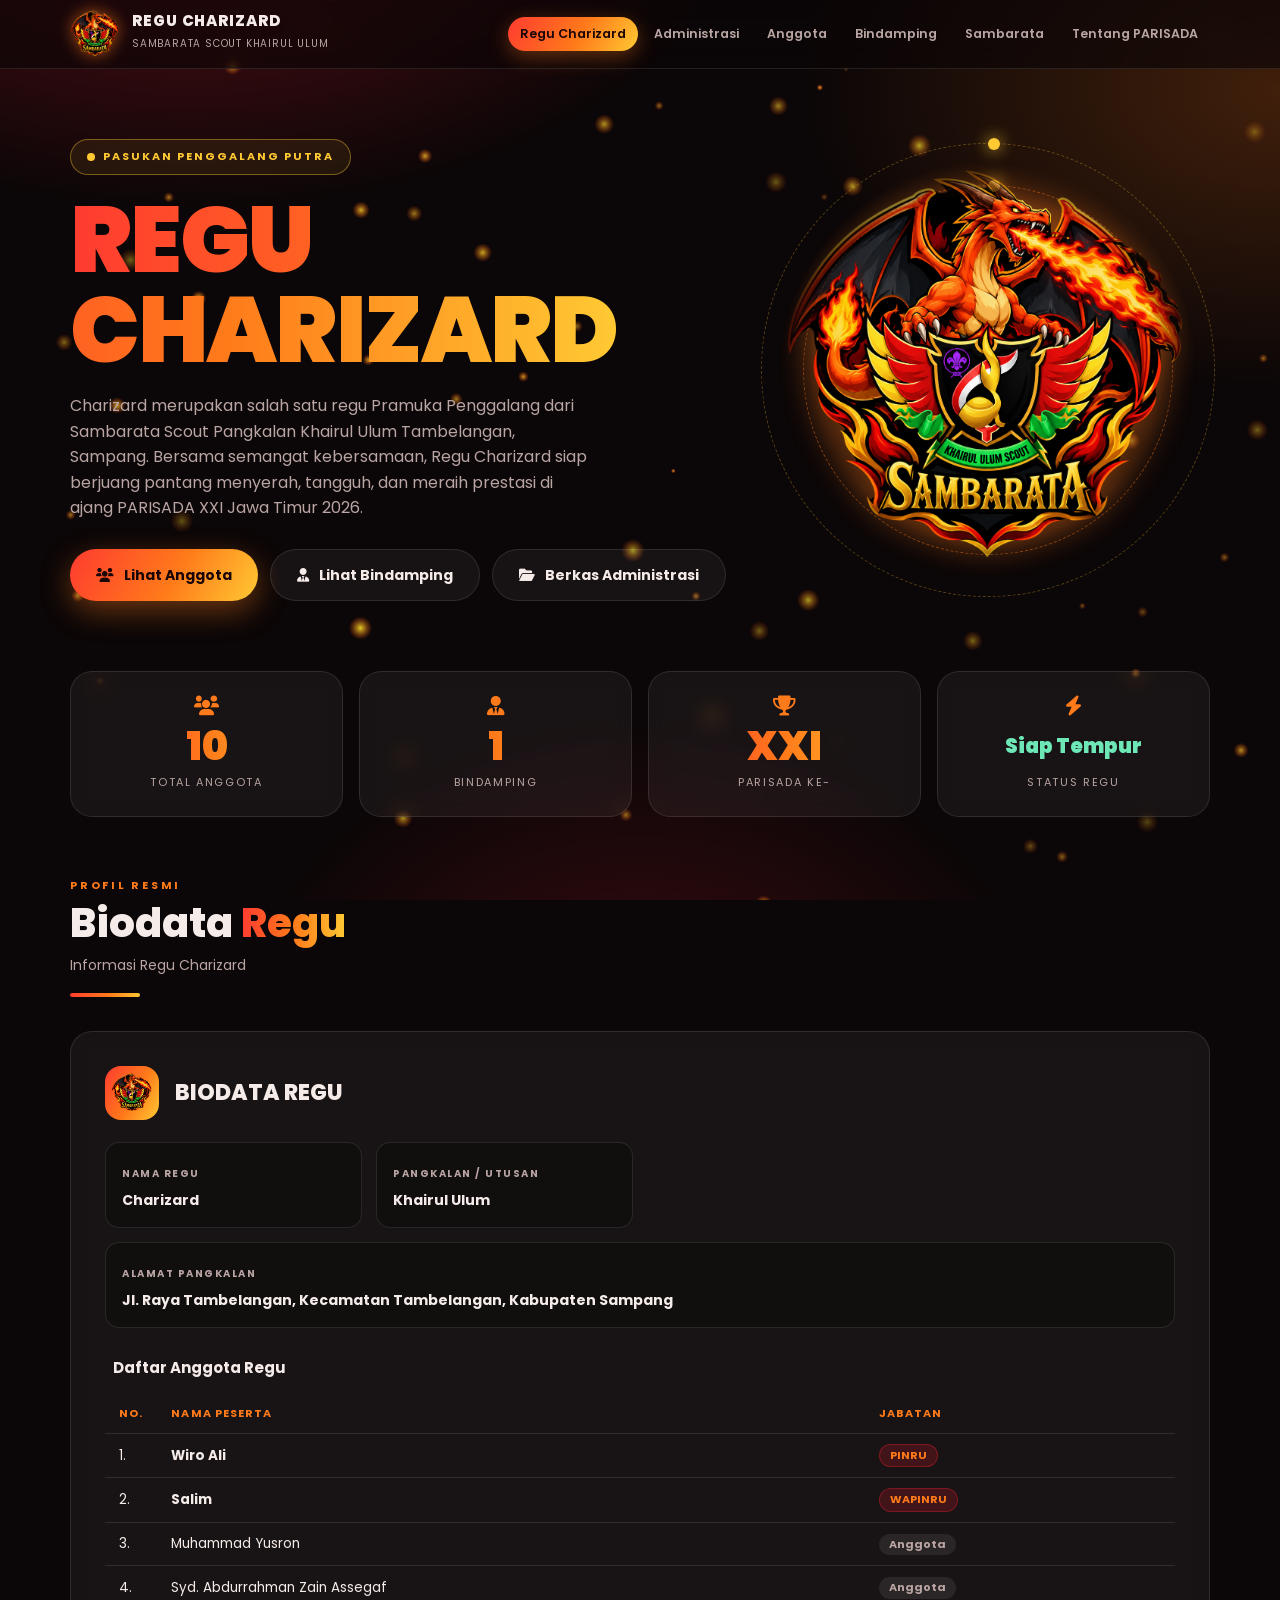
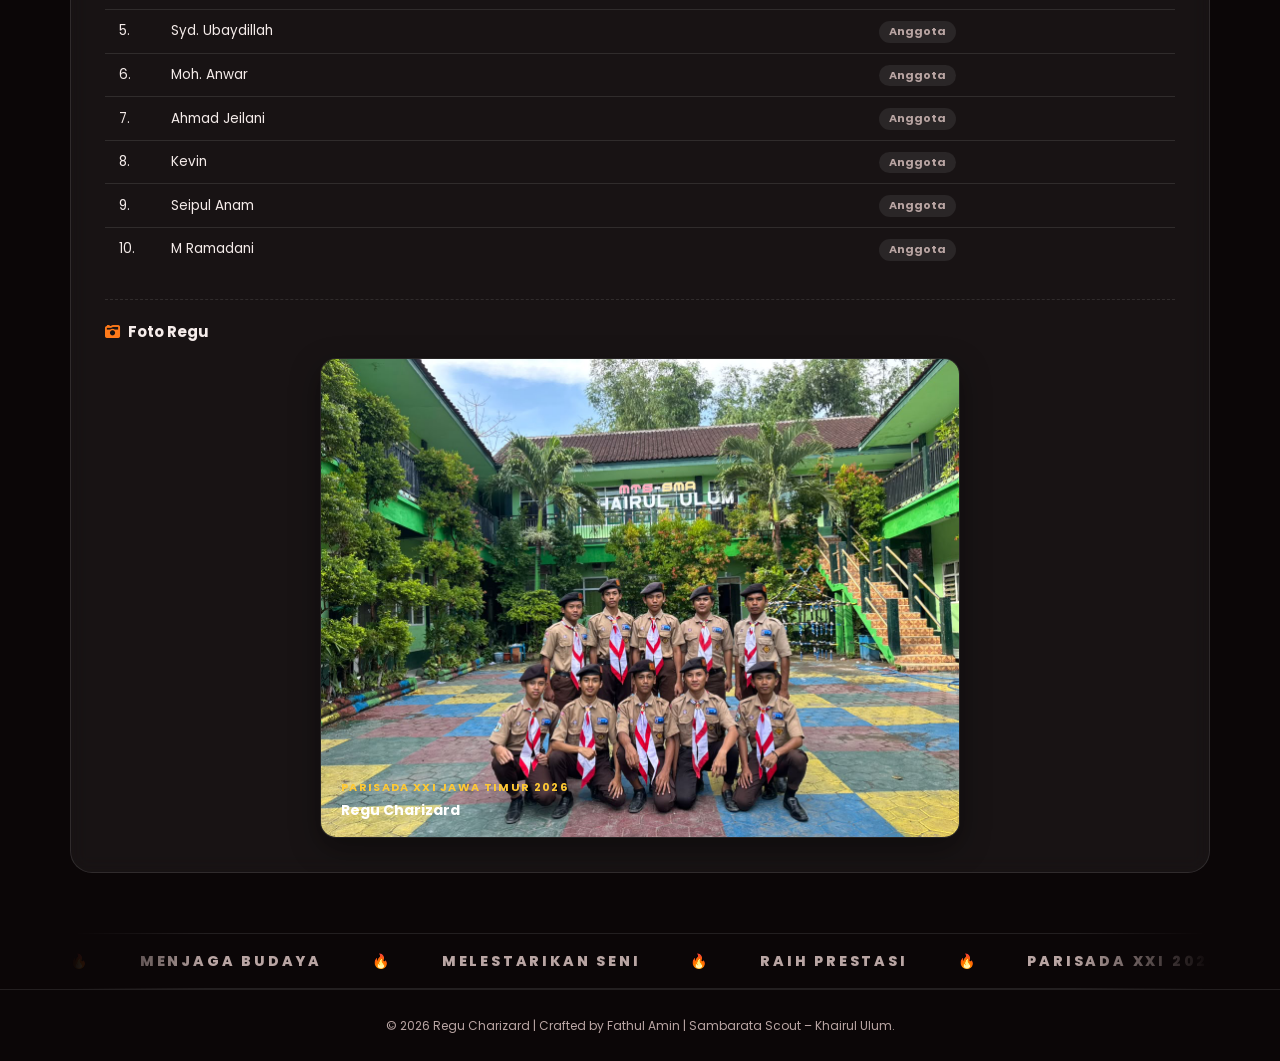
<file: index.html>
<!DOCTYPE html>
<html lang="id">
<head>
<meta charset="UTF-8">
<meta name="viewport" content="width=device-width, initial-scale=1.0">
<title>Regu Charizard - PARISADA XXI</title>
<link rel="preconnect" href="https://fonts.googleapis.com">
<link rel="preconnect" href="https://fonts.gstatic.com" crossorigin>
<link href="https://fonts.googleapis.com/css2?family=Poppins:wght@400;500;600;700;800;900&display=swap" rel="stylesheet">
<link href="https://cdnjs.cloudflare.com/ajax/libs/font-awesome/6.0.0/css/all.min.css" rel="stylesheet">
<link rel="icon" type="image/png" href="assets/logo.png">
<link rel="stylesheet" href="assets/style.css">
<style>
  .regu-table {
    width: 100%;
    border-collapse: collapse;
    margin-top: 15px;
    font-size: 13.5px;
  }
  .regu-table th, .regu-table td {
    padding: 10px 14px;
    text-align: left;
    border-bottom: 1px solid var(--line);
  }
  .regu-table th {
    color: var(--orange);
    font-weight: 700;
    text-transform: uppercase;
    font-size: 11px;
    letter-spacing: 0.1em;
  }
  .regu-table tr:last-child td {
    border-bottom: none;
  }
  .regu-table .badge-role {
    display: inline-block;
    padding: 2px 10px;
    border-radius: 999px;
    font-size: 11px;
    font-weight: 700;
    background: rgba(255, 255, 255, 0.08);
    color: var(--muted);
  }
  .regu-table .pinru {
    background: rgba(225, 29, 46, 0.2);
    color: var(--orange);
    border: 1px solid rgba(225, 29, 46, 0.4);
  }

  /* Styling Foto Kebersamaan Regu (Presisi Ukuran 3R / 1280x960) */
  .regu-photo-wrap {
    margin-top: 28px;
    padding-top: 20px;
    border-top: 1px dashed var(--line);
  }
  .regu-photo-title {
    font-size: 15px;
    font-weight: 700;
    color: var(--text);
    margin-bottom: 14px;
    display: flex;
    align-items: center;
    gap: 8px;
  }
  .regu-photo-title i {
    color: var(--orange);
  }
  .regu-photo-card {
    position: relative;
    border-radius: 16px;
    overflow: hidden;
    border: 1px solid var(--line);
    background: rgba(0, 0, 0, 0.4);
    box-shadow: 0 10px 30px rgba(0, 0, 0, 0.4);
    max-width: 640px;
    margin: 0 auto;
  }
  .regu-photo-card img {
    width: 100%;
    height: auto;
    aspect-ratio: 4 / 3;
    object-fit: cover;
    display: block;
    transition: transform 0.5s cubic-bezier(0.2, 0.7, 0.2, 1);
  }
  .regu-photo-card:hover img {
    transform: scale(1.03);
  }
  .regu-photo-caption {
    position: absolute;
    bottom: 0;
    inset-x: 0;
    padding: 16px 20px;
    display: flex;
    flex-direction: column;
    gap: 2px;
  }
  .regu-photo-caption span {
    font-size: 11px;
    letter-spacing: 0.12em;
    text-transform: uppercase;
    color: var(--yellow);
    font-weight: 700;
  }
  .regu-photo-caption b {
    font-size: 14px;
    color: #fff;
  }
</style>
</head>
<body data-page="index.html">
<main class="wrap">
  <section class="hero">
    <div>
      <span class="badge reveal"><i></i> PASUKAN PENGGALANG PUTRA</span>
      <h1 class="reveal" style="--d:100ms"><span class="grad-text">REGU<br>CHARIZARD</span></h1>
      <p class="lead reveal" style="--d:200ms">Charizard merupakan salah satu regu Pramuka Penggalang dari Sambarata Scout
         Pangkalan Khairul Ulum Tambelangan, Sampang. Bersama semangat kebersamaan, Regu Charizard siap berjuang pantang menyerah, 
         tangguh, dan meraih prestasi di ajang PARISADA XXI Jawa Timur 2026.</p>
      
      <div class="cta reveal" style="--d:300ms">
        <a class="btn primary" href="anggota.html"><i class="fa-solid fa-users"></i> Lihat Anggota</a>
        <a class="btn ghost" href="bindamping.html"><i class="fa-solid fa-user-tie"></i> Lihat Bindamping</a>
        <a class="btn ghost" href="administrasi.html"><i class="fa-solid fa-folder-open"></i> Berkas Administrasi</a>
      </div>

      <!-- Teks Petunjuk Khusus Layar HP -->
      <p class="mobile-menu-hint reveal" style="--d:400ms">
        <i class="fa-solid fa-circle-info"></i> Akses menu lainnya dengan menekan ikon garis 3 di pojok kanan atas pada portal ini.
      </p>
    
    </div>
    <div class="orb reveal" style="--d:200ms"><div class="glow"></div><div class="ring r1"></div><div class="ring r2"></div><img class="core logo-hero" src="assets/logo.png" alt="Logo Regu Charizard"></div>
  </section>

  <section class="stats">
    <div class="glass stat reveal"><i class="fa-solid fa-users"></i><div class="num grad-text" data-count="10">0</div><div class="lbl">Total Anggota</div></div>
    <div class="glass stat reveal" style="--d:100ms"><i class="fa-solid fa-user-tie"></i><div class="num grad-text" data-count="1">0</div><div class="lbl">Bindamping</div></div>
    <div class="glass stat reveal" style="--d:200ms"><i class="fa-solid fa-trophy"></i><div class="num grad-text">XXI</div><div class="lbl">PARISADA Ke-</div></div>
    <div class="glass stat reveal" style="--d:300ms"><i class="fa-solid fa-bolt"></i><div class="num" style="font-size:20px;line-height:40px;color:#6ee7b7">Siap Tempur</div><div class="lbl">Status Regu</div></div>
  </section>

  <!-- Section Biodata Regu -->
  <div class="sec-head reveal" style="margin-top:60px">
    <div class="eyebrow">Profil Resmi</div>
    <h2>Biodata <span class="grad-text">Regu</span></h2>
    <p>Informasi Regu Charizard</p>
  </div>

  <article class="glass about reveal" data-tilt="off">
    <div class="about-head">
      <div class="ico">
        <img src="assets/logo.png" alt="Logo Regu Charizard" style="width:100%; height:100%; object-fit:contain; padding:6px;">
      </div>
      <div>
        <h3>BIODATA REGU</h3>
      </div>
    </div>

    <div class="grid facts">
      <div class="fact"><small>Nama Regu</small><b>Charizard</b></div>
      <div class="fact"><small>Pangkalan / Utusan</small><b>Khairul Ulum</b></div>
      <div class="fact" style="grid-column: 1 / -1;"><small>Alamat Pangkalan</small><b>Jl. Raya Tambelangan, Kecamatan Tambelangan, Kabupaten Sampang</b></div>
    </div>

    <div style="margin-top:28px; overflow-x:auto;">
      <h4 style="font-size:15px; font-weight:700; color:var(--text); margin-bottom:10px;"><i class="fa-solid fa-users-rectangle" style="color:var(--orange); margin-right:8px;"></i>Daftar Anggota Regu</h4>
      <table class="regu-table">
        <thead>
          <tr>
            <th style="width: 50px;">No.</th>
            <th>Nama Peserta</th>
            <th>Jabatan</th>
          </tr>
        </thead>
        <tbody>
          <tr><td>1.</td><td><b>Wiro Ali</b></td><td><span class="badge-role pinru">PINRU</span></td></tr>
          <tr><td>2.</td><td><b>Salim</b></td><td><span class="badge-role pinru">WAPINRU</span></td></tr>
          <tr><td>3.</td><td>Muhammad Yusron</td><td><span class="badge-role">Anggota</span></td></tr>
          <tr><td>4.</td><td>Syd. Abdurrahman Zain Assegaf</td><td><span class="badge-role">Anggota</span></td></tr>
          <tr><td>5.</td><td>Syd. Ubaydillah</td><td><span class="badge-role">Anggota</span></td></tr>
          <tr><td>6.</td><td>Moh. Anwar</td><td><span class="badge-role">Anggota</span></td></tr>
          <tr><td>7.</td><td>Ahmad Jeilani</td><td><span class="badge-role">Anggota</span></td></tr>
          <tr><td>8.</td><td>Kevin</td><td><span class="badge-role">Anggota</span></td></tr>
          <tr><td>9.</td><td>Seipul Anam</td><td><span class="badge-role">Anggota</span></td></tr>
          <tr><td>10.</td><td>M Ramadani</td><td><span class="badge-role">Anggota</span></td></tr>
        </tbody>
      </table>
    </div>

    <!-- Foto Kebersamaan Regu -->
    <div class="regu-photo-wrap">
      <h4 class="regu-photo-title">
        <i class="fa-solid fa-camera-retro"></i> Foto Regu
      </h4>
      <div class="regu-photo-card">
        <img src="assets/foto-regu.jpeg" alt="Foto Kebersamaan Regu Charizard PARISADA XXI">
        <div class="regu-photo-caption">
          <span>PARISADA XXI Jawa Timur 2026</span>
          <b>Regu Charizard</b>
        </div>
      </div>
    </div>
  </article>

  <div class="marquee"><div>
    <span><b>🔥</b>MENJAGA BUDAYA</span><span><b>🔥</b>MELESTARIKAN SENI</span><span><b>🔥</b>RAIH PRESTASI</span><span><b>🔥</b>PARISADA XXI 2026</span><span><b>🔥</b>JAWA TIMUR</span>
    <span><b>🔥</b>MENJAGA BUDAYA</span><span><b>🔥</b>MELESTARIKAN SENI</span><span><b>🔥</b>RAIH PRESTASI</span><span><b>🔥</b>PARISADA XXI 2026</span><span><b>🔥</b>JAWA TIMUR</span>
  </div></div>
</main>

<script src="assets/app.js"></script>
</body>
</html>
</file>
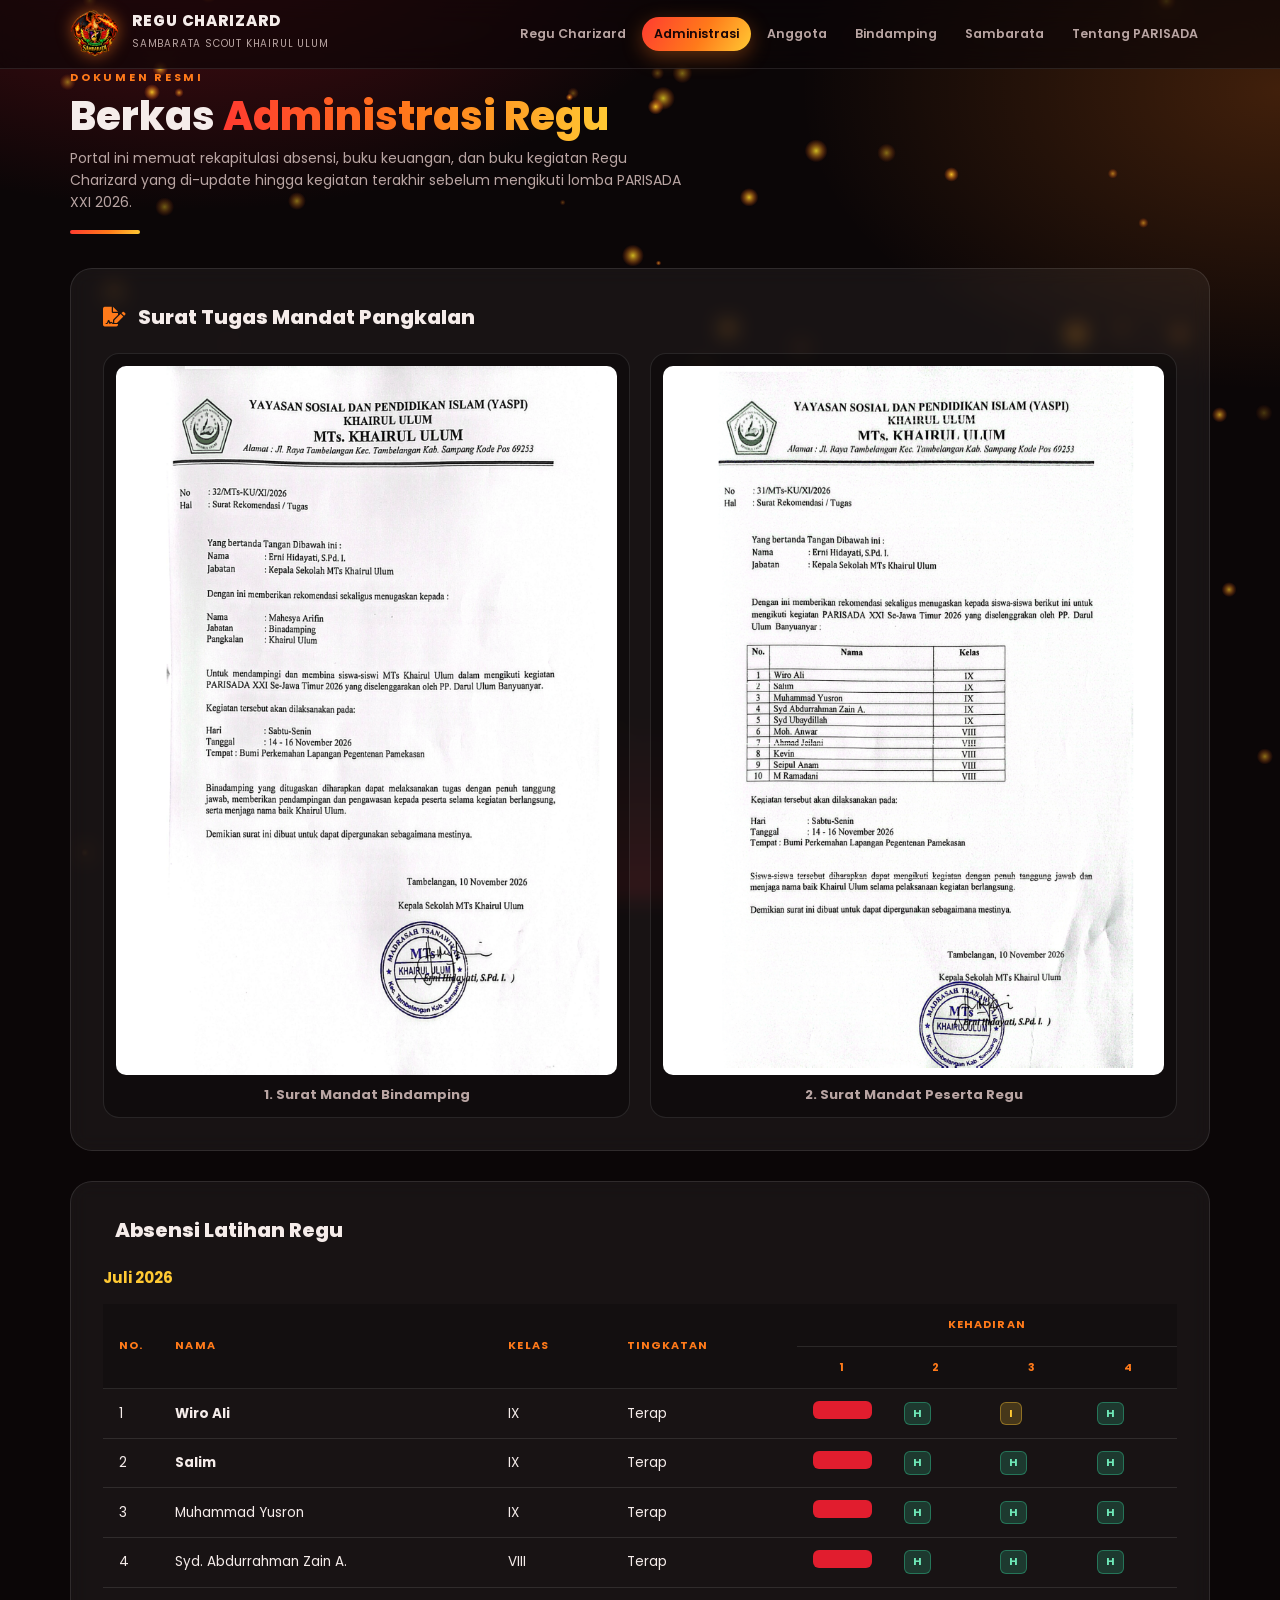
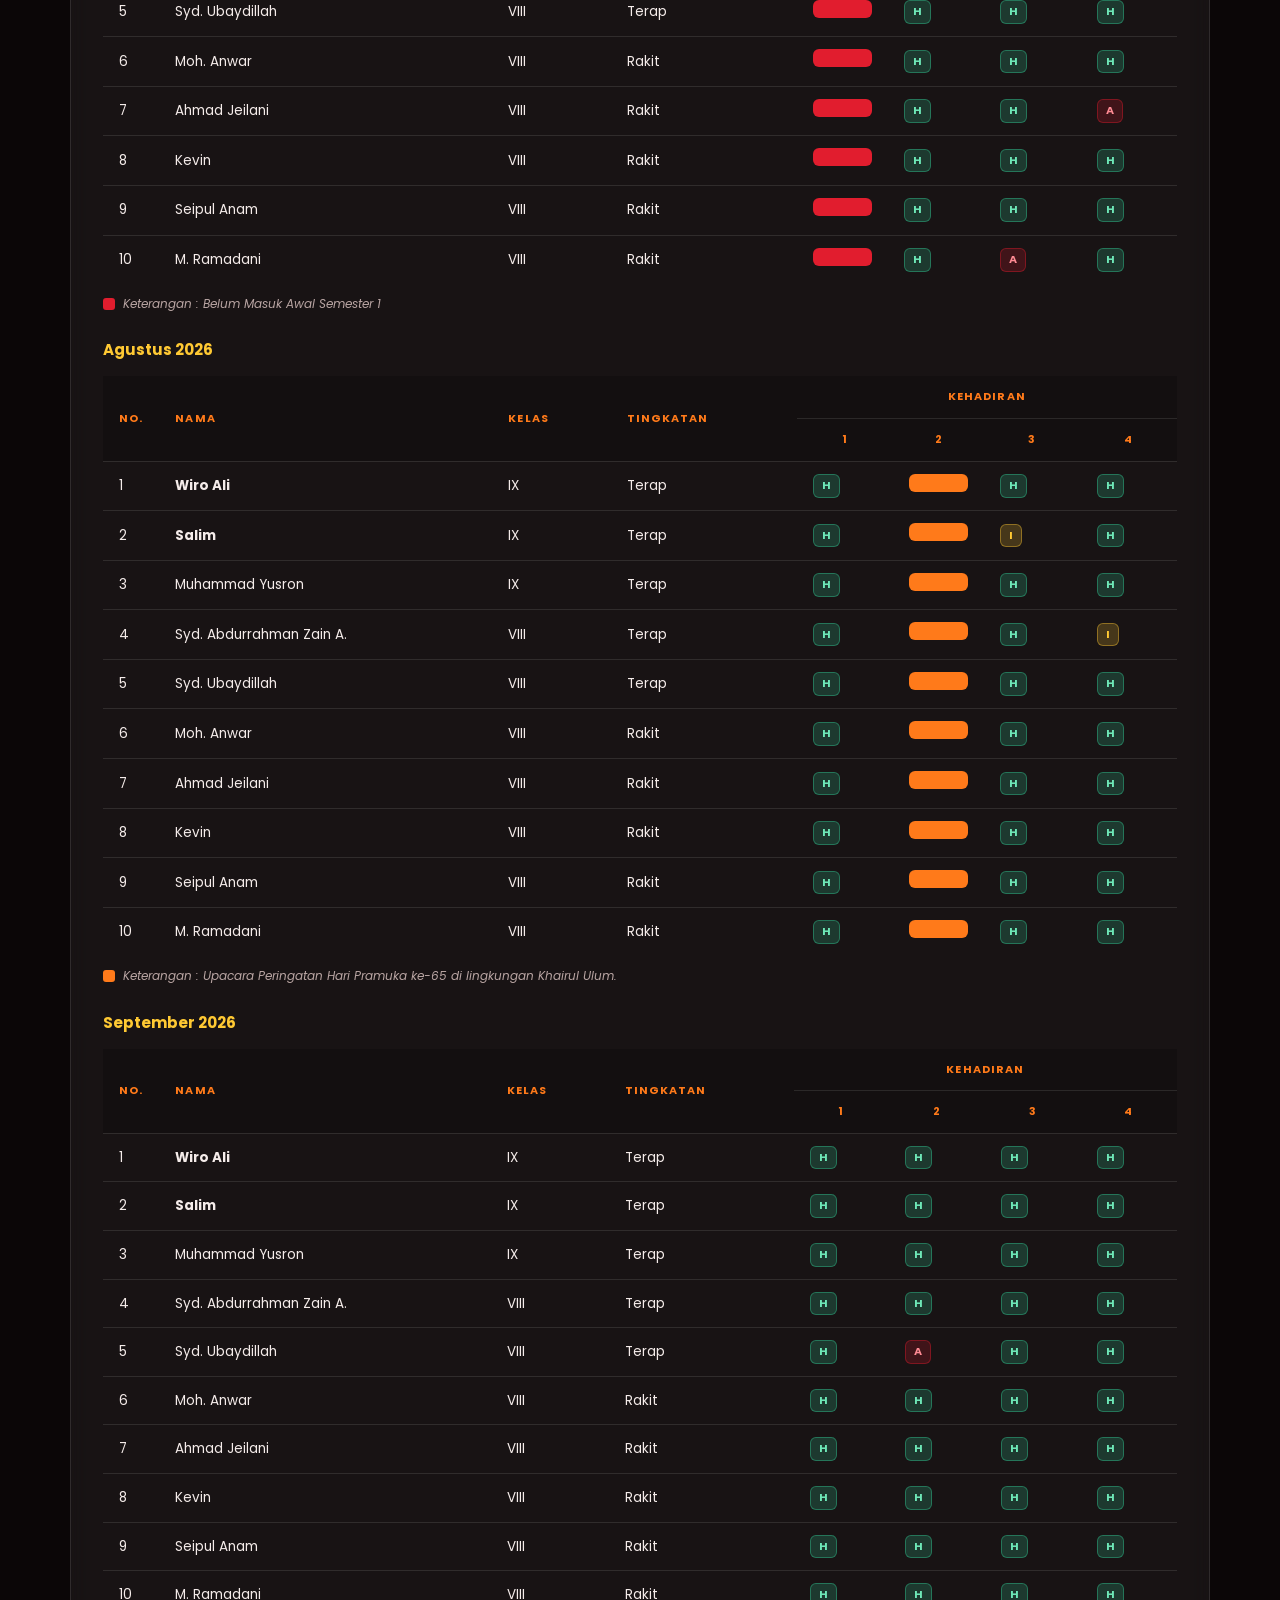
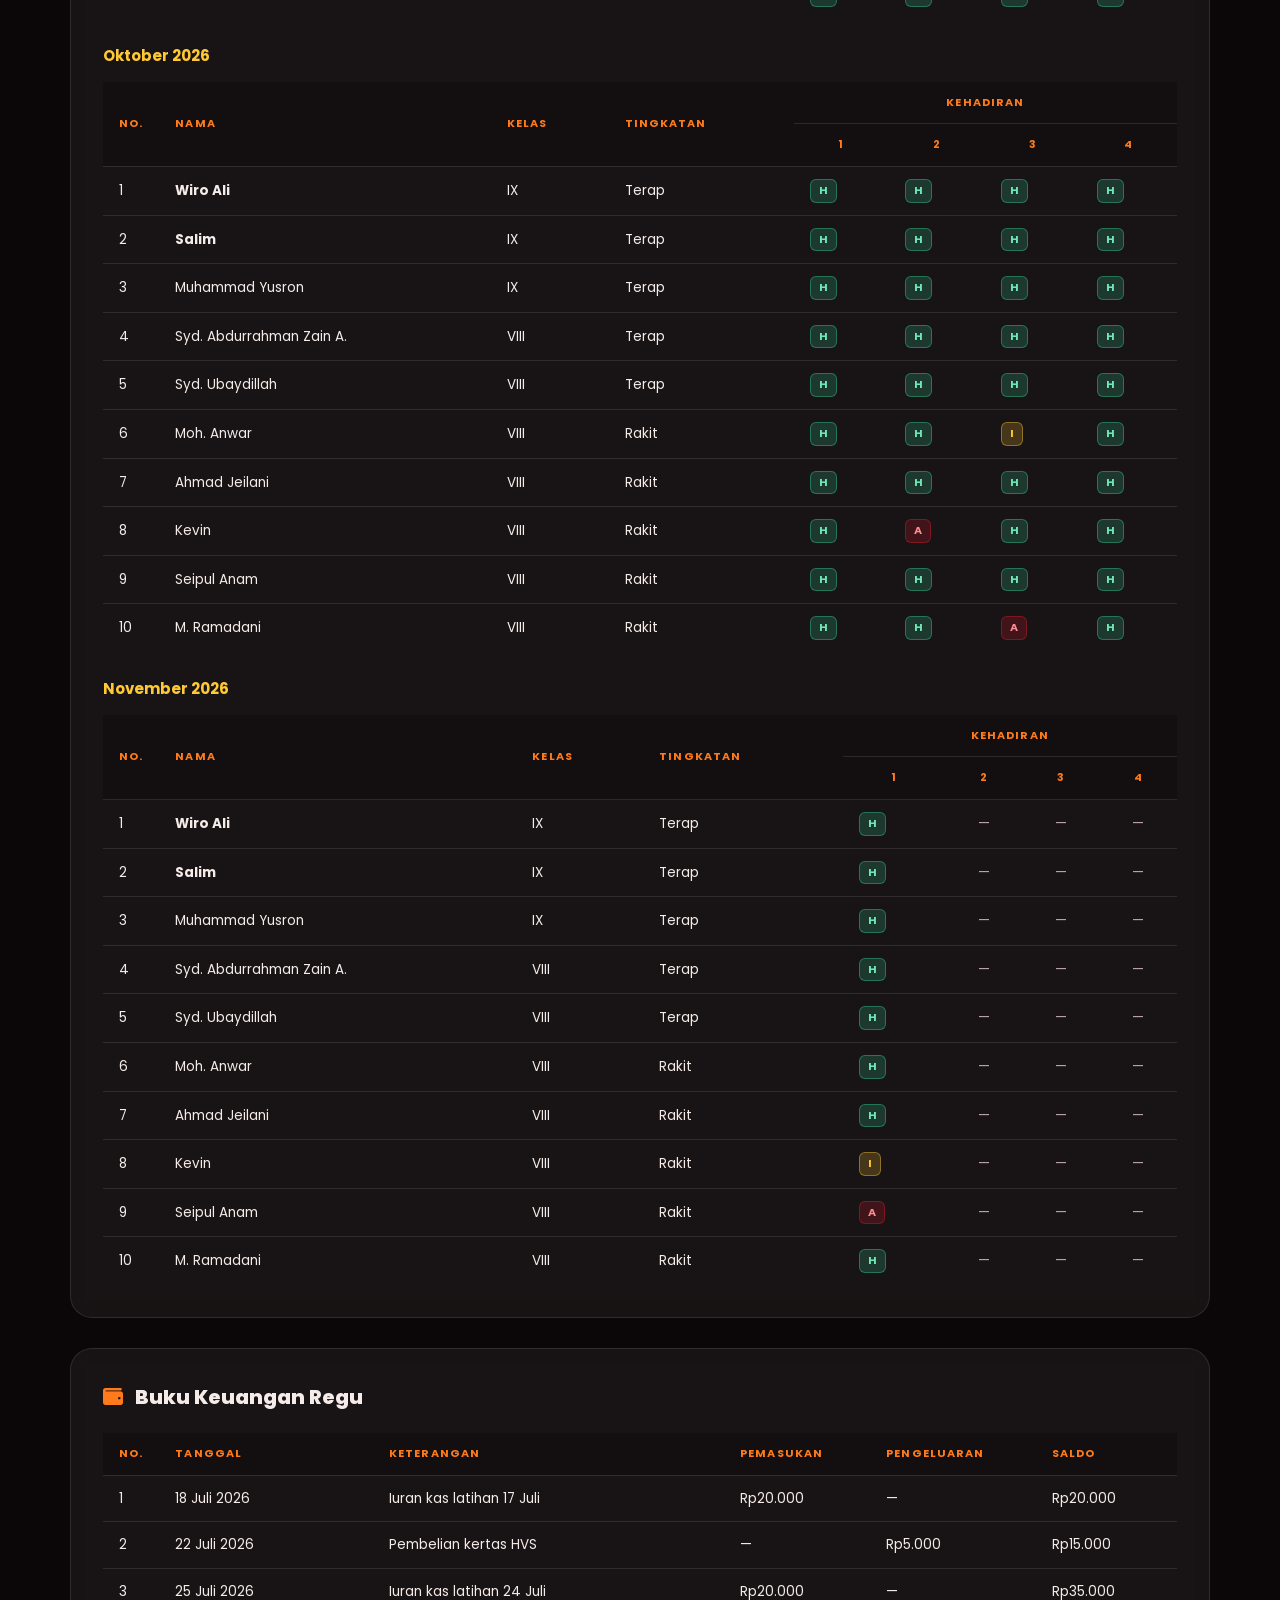
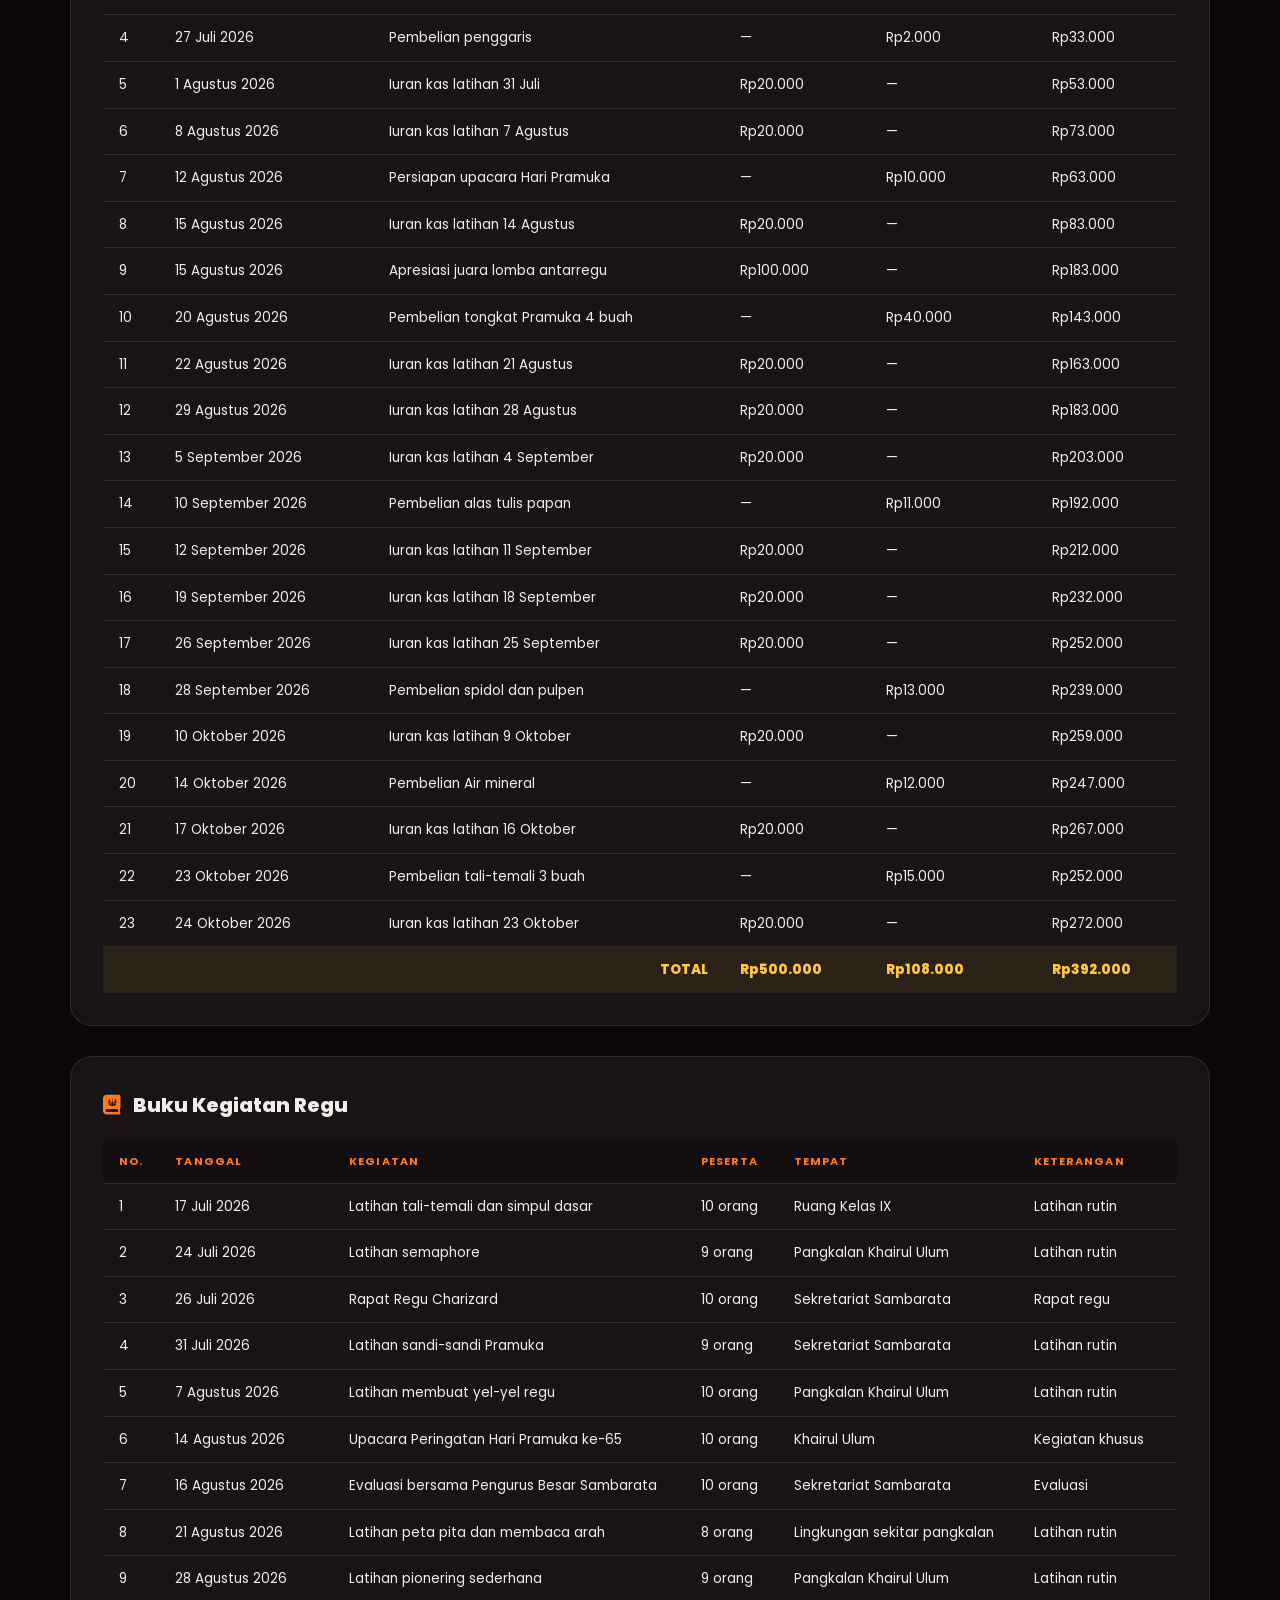
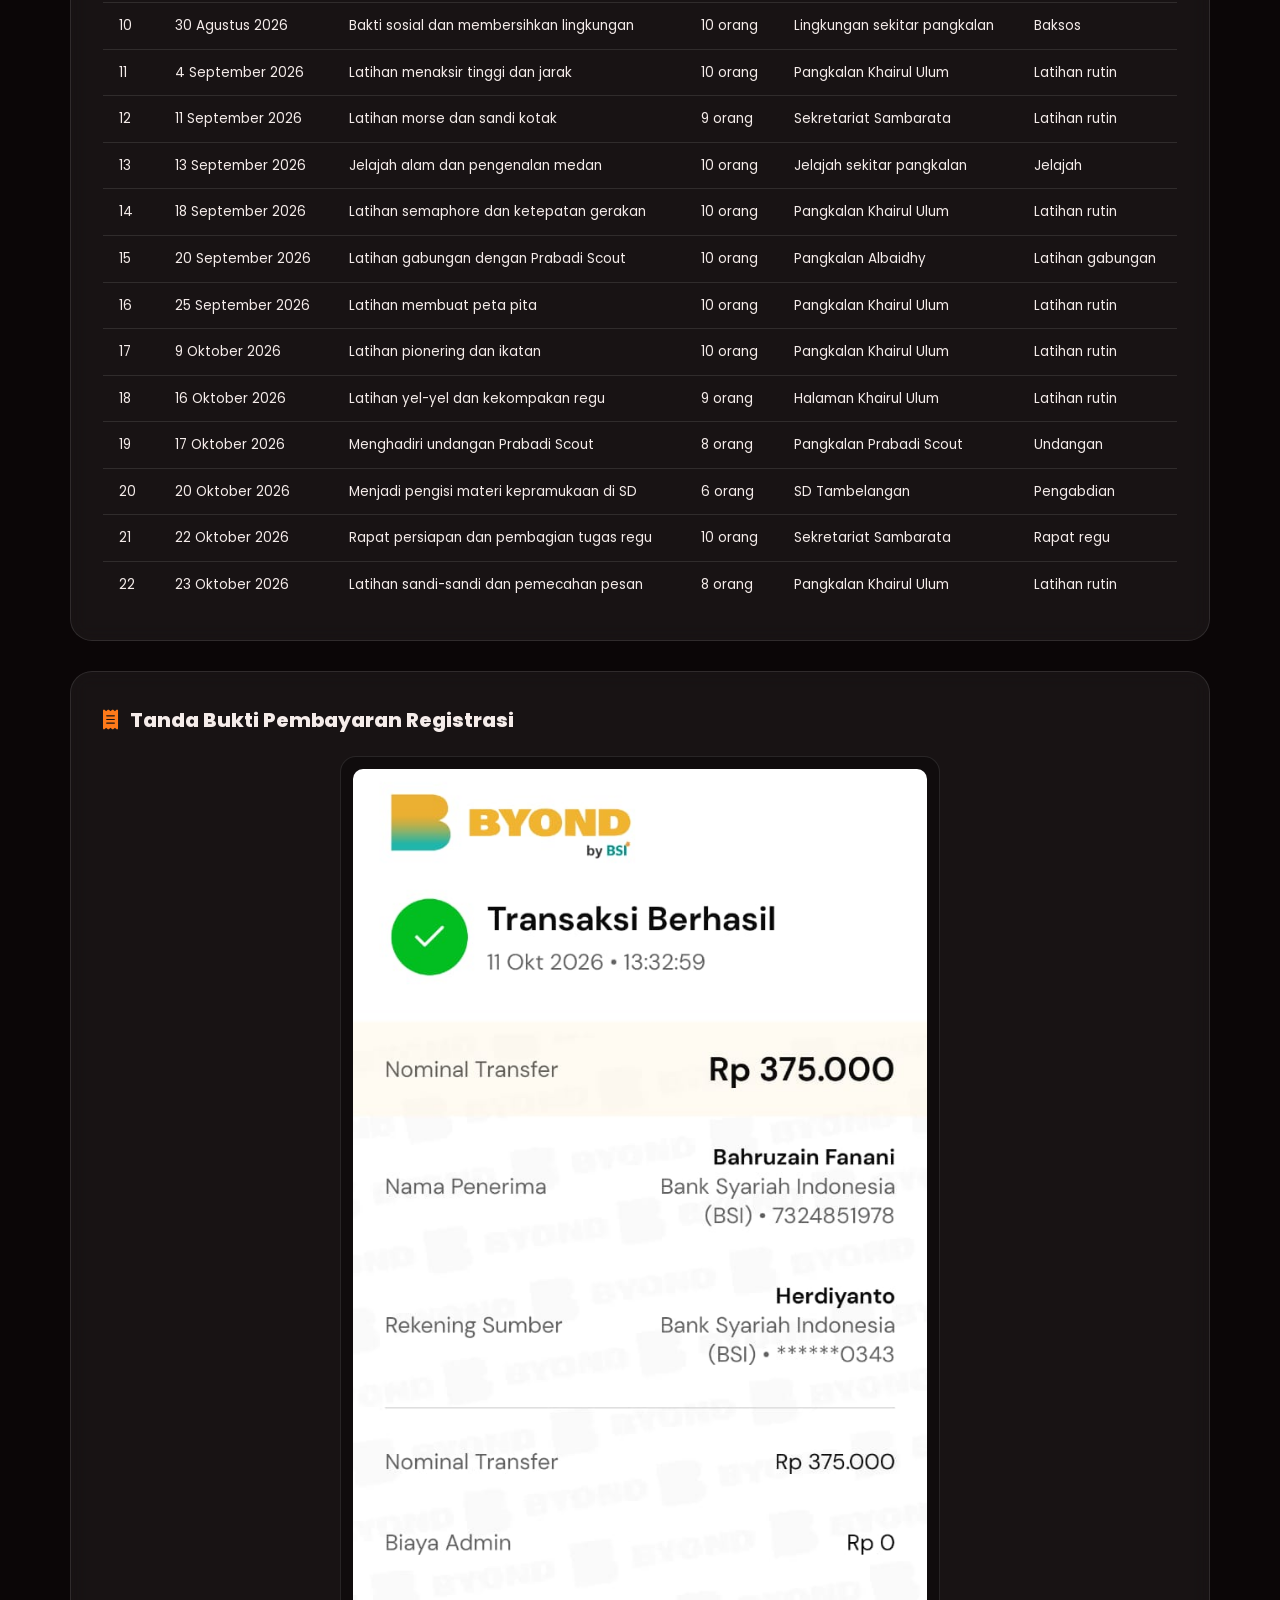
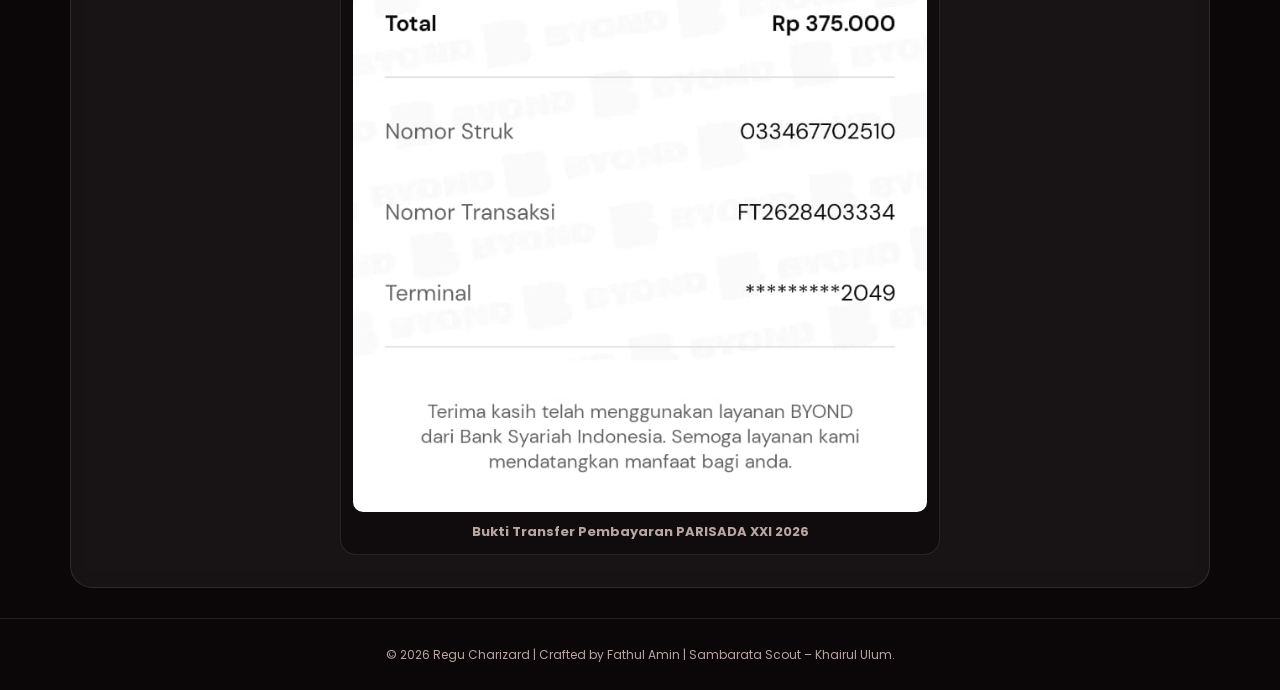
<file: administrasi.html>
<!DOCTYPE html>
<html lang="id">
<head>
  <meta charset="UTF-8">
  <meta name="viewport" content="width=device-width, initial-scale=1.0">
  <title>Administrasi - Regu Charizard</title>
  <link rel="preconnect" href="https://fonts.googleapis.com">
  <link rel="preconnect" href="https://fonts.gstatic.com" crossorigin>
  <link href="https://fonts.googleapis.com/css2?family=Poppins:wght@400;500;600;700;800;900&display=swap" rel="stylesheet">
  <link href="https://cdnjs.cloudflare.com/ajax/libs/font-awesome/6.0.0/css/all.min.css" rel="stylesheet">
  <link rel="icon" type="image/png" href="assets/logo.png">
  <link rel="stylesheet" href="assets/style.css">
  <style>
    .admin-sec { padding: 32px; margin-bottom: 30px; }
    .admin-sec h3 { font-size: 20px; font-weight: 800; color: var(--text); margin-bottom: 20px; display: flex; align-items: center; gap: 12px; }
    .admin-sec h3 i { color: var(--orange); }

    /* Tabel & Scroll Layout */
    .table-scroll { width: 100%; overflow-x: auto; margin-top: 14px; }
    .regu-table { width: 100%; border-collapse: collapse; font-size: 13.5px; white-space: nowrap; }
    .regu-table th, .regu-table td { padding: 12px 16px; text-align: left; border-bottom: 1px solid var(--line); }
    .regu-table th { color: var(--orange); font-weight: 700; text-transform: uppercase; font-size: 11px; letter-spacing: 0.1em; background: rgba(0, 0, 0, 0.2); }
    .regu-table tr:last-child td { border-bottom: none; }
    .regu-table tr.total-row { font-weight: 800; color: var(--yellow); background: rgba(255, 201, 51, 0.08); }

    /* Badge Presensi */
    .badge-pres { display: inline-block; padding: 2px 8px; border-radius: 6px; font-weight: 700; font-size: 11px; text-align: center; }
    .badge-pres.h { background: rgba(52, 211, 153, 0.2); color: #6ee7b7; border: 1px solid rgba(52, 211, 153, 0.4); }
    .badge-pres.i { background: rgba(255, 201, 51, 0.2); color: var(--yellow); border: 1px solid rgba(255, 201, 51, 0.4); }
    .badge-pres.a { background: rgba(225, 29, 46, 0.2); color: #ff8b94; border: 1px solid rgba(225, 29, 46, 0.4); }
    .badge-pres.merah { background: #e11d2e; color: #fff; width: 100%; min-width: 24px; min-height: 18px; }
    .badge-pres.oranye { background: #ff7a1a; color: #fff; width: 100%; min-width: 24px; min-height: 18px; }
    
    .ket-note { font-size: 12px; color: var(--muted); margin-top: 10px; font-style: italic; display: flex; align-items: center; gap: 8px; }
    .ket-note span { display: inline-block; width: 12px; height: 12px; border-radius: 3px; }

    /* Frame Gambar Surat & Kuitansi */
    .grid-img { display: grid; grid-template-columns: repeat(auto-fit, minmax(280px, 1fr)); gap: 20px; margin-top: 15px; }
    .img-box { background: rgba(0,0,0,0.3); border: 1px solid var(--line); border-radius: 16px; padding: 12px; text-align: center; }
    .img-box img { width: 100%; height: auto; border-radius: 10px; object-fit: contain; display: block; }
    .img-box span { display: block; margin-top: 10px; font-size: 13px; font-weight: 700; color: var(--muted); }
  </style>
</head>
<body data-page="administrasi.html">
  <main class="wrap">
    <div class="sec-head reveal">
      <div class="eyebrow">Dokumen Resmi</div>
      <h2>Berkas <span class="grad-text">Administrasi Regu</span></h2>
      <p>Portal ini memuat rekapitulasi absensi, buku keuangan, dan buku kegiatan Regu Charizard yang di-update hingga kegiatan terakhir sebelum mengikuti lomba PARISADA XXI 2026.</p>
    </div>

    <!-- 1. SURAT TUGAS MANDAT -->
    <article class="glass admin-sec reveal" data-tilt="off">
      <h3><i class="fa-solid fa-file-signature"></i> Surat Tugas Mandat Pangkalan</h3>
      <div class="grid-img">
        <div class="img-box">
          <img src="assets/surat-bindamping.png" alt="Surat Mandat Bindamping" onerror="this.src='https://via.placeholder.com/600x850/1a0d0f/ff7a1a?text=Surat+Mandat+Bindamping'">
          <span>1. Surat Mandat Bindamping</span>
        </div>
        <div class="img-box">
          <img src="assets/surat-peserta.png" alt="Surat Mandat Peserta" onerror="this.src='https://via.placeholder.com/600x850/1a0d0f/ff7a1a?text=Surat+Mandat+Peserta'">
          <span>2. Surat Mandat Peserta Regu</span>
        </div>
      </div>
    </article>

    <!-- 2. ABSENSI REGU -->
    <article class="glass admin-sec reveal" data-tilt="off">
      <h3><i class="fa-solid fa-clipboard-user"></i> Absensi Latihan Regu</h3>
      
      <!-- Juli 2026 -->
      <h4 style="color:var(--yellow); margin-top:15px; font-size:15px;">Juli 2026</h4>
      <div class="table-scroll">
        <table class="regu-table">
          <thead>
            <tr>
              <th rowspan="2" style="width:40px;">No.</th>
              <th rowspan="2">Nama</th>
              <th rowspan="2">Kelas</th>
              <th rowspan="2">Tingkatan</th>
              <th colspan="4" style="text-align:center;">Kehadiran</th>
            </tr>
            <tr>
              <th style="text-align:center;">1</th>
              <th style="text-align:center;">2</th>
              <th style="text-align:center;">3</th>
              <th style="text-align:center;">4</th>
            </tr>
          </thead>
          <tbody>
            <tr><td>1</td><td><b>Wiro Ali</b></td><td>IX</td><td>Terap</td><td><span class="badge-pres merah"></span></td><td><span class="badge-pres h">H</span></td><td><span class="badge-pres i">I</span></td><td><span class="badge-pres h">H</span></td></tr>
            <tr><td>2</td><td><b>Salim</b></td><td>IX</td><td>Terap</td><td><span class="badge-pres merah"></span></td><td><span class="badge-pres h">H</span></td><td><span class="badge-pres h">H</span></td><td><span class="badge-pres h">H</span></td></tr>
            <tr><td>3</td><td>Muhammad Yusron</td><td>IX</td><td>Terap</td><td><span class="badge-pres merah"></span></td><td><span class="badge-pres h">H</span></td><td><span class="badge-pres h">H</span></td><td><span class="badge-pres h">H</span></td></tr>
            <tr><td>4</td><td>Syd. Abdurrahman Zain A.</td><td>VIII</td><td>Terap</td><td><span class="badge-pres merah"></span></td><td><span class="badge-pres h">H</span></td><td><span class="badge-pres h">H</span></td><td><span class="badge-pres h">H</span></td></tr>
            <tr><td>5</td><td>Syd. Ubaydillah</td><td>VIII</td><td>Terap</td><td><span class="badge-pres merah"></span></td><td><span class="badge-pres h">H</span></td><td><span class="badge-pres h">H</span></td><td><span class="badge-pres h">H</span></td></tr>
            <tr><td>6</td><td>Moh. Anwar</td><td>VIII</td><td>Rakit</td><td><span class="badge-pres merah"></span></td><td><span class="badge-pres h">H</span></td><td><span class="badge-pres h">H</span></td><td><span class="badge-pres h">H</span></td></tr>
            <tr><td>7</td><td>Ahmad Jeilani</td><td>VIII</td><td>Rakit</td><td><span class="badge-pres merah"></span></td><td><span class="badge-pres h">H</span></td><td><span class="badge-pres h">H</span></td><td><span class="badge-pres a">A</span></td></tr>
            <tr><td>8</td><td>Kevin</td><td>VIII</td><td>Rakit</td><td><span class="badge-pres merah"></span></td><td><span class="badge-pres h">H</span></td><td><span class="badge-pres h">H</span></td><td><span class="badge-pres h">H</span></td></tr>
            <tr><td>9</td><td>Seipul Anam</td><td>VIII</td><td>Rakit</td><td><span class="badge-pres merah"></span></td><td><span class="badge-pres h">H</span></td><td><span class="badge-pres h">H</span></td><td><span class="badge-pres h">H</span></td></tr>
            <tr><td>10</td><td>M. Ramadani</td><td>VIII</td><td>Rakit</td><td><span class="badge-pres merah"></span></td><td><span class="badge-pres h">H</span></td><td><span class="badge-pres a">A</span></td><td><span class="badge-pres h">H</span></td></tr>
          </tbody>
        </table>
      </div>
      <p class="ket-note"><span style="background:#e11d2e;"></span> Keterangan : Belum Masuk Awal Semester 1</p>

      <!-- Agustus 2026 -->
      <h4 style="color:var(--yellow); margin-top:25px; font-size:15px;">Agustus 2026</h4>
      <div class="table-scroll">
        <table class="regu-table">
          <thead>
            <tr>
              <th rowspan="2" style="width:40px;">No.</th>
              <th rowspan="2">Nama</th>
              <th rowspan="2">Kelas</th>
              <th rowspan="2">Tingkatan</th>
              <th colspan="4" style="text-align:center;">Kehadiran</th>
            </tr>
            <tr>
              <th style="text-align:center;">1</th>
              <th style="text-align:center;">2</th>
              <th style="text-align:center;">3</th>
              <th style="text-align:center;">4</th>
            </tr>
          </thead>
          <tbody>
            <tr><td>1</td><td><b>Wiro Ali</b></td><td>IX</td><td>Terap</td><td><span class="badge-pres h">H</span></td><td><span class="badge-pres oranye"></span></td><td><span class="badge-pres h">H</span></td><td><span class="badge-pres h">H</span></td></tr>
            <tr><td>2</td><td><b>Salim</b></td><td>IX</td><td>Terap</td><td><span class="badge-pres h">H</span></td><td><span class="badge-pres oranye"></span></td><td><span class="badge-pres i">I</span></td><td><span class="badge-pres h">H</span></td></tr>
            <tr><td>3</td><td>Muhammad Yusron</td><td>IX</td><td>Terap</td><td><span class="badge-pres h">H</span></td><td><span class="badge-pres oranye"></span></td><td><span class="badge-pres h">H</span></td><td><span class="badge-pres h">H</span></td></tr>
            <tr><td>4</td><td>Syd. Abdurrahman Zain A.</td><td>VIII</td><td>Terap</td><td><span class="badge-pres h">H</span></td><td><span class="badge-pres oranye"></span></td><td><span class="badge-pres h">H</span></td><td><span class="badge-pres i">I</span></td></tr>
            <tr><td>5</td><td>Syd. Ubaydillah</td><td>VIII</td><td>Terap</td><td><span class="badge-pres h">H</span></td><td><span class="badge-pres oranye"></span></td><td><span class="badge-pres h">H</span></td><td><span class="badge-pres h">H</span></td></tr>
            <tr><td>6</td><td>Moh. Anwar</td><td>VIII</td><td>Rakit</td><td><span class="badge-pres h">H</span></td><td><span class="badge-pres oranye"></span></td><td><span class="badge-pres h">H</span></td><td><span class="badge-pres h">H</span></td></tr>
            <tr><td>7</td><td>Ahmad Jeilani</td><td>VIII</td><td>Rakit</td><td><span class="badge-pres h">H</span></td><td><span class="badge-pres oranye"></span></td><td><span class="badge-pres h">H</span></td><td><span class="badge-pres h">H</span></td></tr>
            <tr><td>8</td><td>Kevin</td><td>VIII</td><td>Rakit</td><td><span class="badge-pres h">H</span></td><td><span class="badge-pres oranye"></span></td><td><span class="badge-pres h">H</span></td><td><span class="badge-pres h">H</span></td></tr>
            <tr><td>9</td><td>Seipul Anam</td><td>VIII</td><td>Rakit</td><td><span class="badge-pres h">H</span></td><td><span class="badge-pres oranye"></span></td><td><span class="badge-pres h">H</span></td><td><span class="badge-pres h">H</span></td></tr>
            <tr><td>10</td><td>M. Ramadani</td><td>VIII</td><td>Rakit</td><td><span class="badge-pres h">H</span></td><td><span class="badge-pres oranye"></span></td><td><span class="badge-pres h">H</span></td><td><span class="badge-pres h">H</span></td></tr>
          </tbody>
        </table>
      </div>
      <p class="ket-note"><span style="background:#ff7a1a;"></span> Keterangan : Upacara Peringatan Hari Pramuka ke-65 di lingkungan Khairul Ulum.</p>

      <!-- September 2026 -->
      <h4 style="color:var(--yellow); margin-top:25px; font-size:15px;">September 2026</h4>
      <div class="table-scroll">
        <table class="regu-table">
          <thead>
            <tr>
              <th rowspan="2" style="width:40px;">No.</th>
              <th rowspan="2">Nama</th>
              <th rowspan="2">Kelas</th>
              <th rowspan="2">Tingkatan</th>
              <th colspan="4" style="text-align:center;">Kehadiran</th>
            </tr>
            <tr>
              <th style="text-align:center;">1</th>
              <th style="text-align:center;">2</th>
              <th style="text-align:center;">3</th>
              <th style="text-align:center;">4</th>
            </tr>
          </thead>
          <tbody>
            <tr><td>1</td><td><b>Wiro Ali</b></td><td>IX</td><td>Terap</td><td><span class="badge-pres h">H</span></td><td><span class="badge-pres h">H</span></td><td><span class="badge-pres h">H</span></td><td><span class="badge-pres h">H</span></td></tr>
            <tr><td>2</td><td><b>Salim</b></td><td>IX</td><td>Terap</td><td><span class="badge-pres h">H</span></td><td><span class="badge-pres h">H</span></td><td><span class="badge-pres h">H</span></td><td><span class="badge-pres h">H</span></td></tr>
            <tr><td>3</td><td>Muhammad Yusron</td><td>IX</td><td>Terap</td><td><span class="badge-pres h">H</span></td><td><span class="badge-pres h">H</span></td><td><span class="badge-pres h">H</span></td><td><span class="badge-pres h">H</span></td></tr>
            <tr><td>4</td><td>Syd. Abdurrahman Zain A.</td><td>VIII</td><td>Terap</td><td><span class="badge-pres h">H</span></td><td><span class="badge-pres h">H</span></td><td><span class="badge-pres h">H</span></td><td><span class="badge-pres h">H</span></td></tr>
            <tr><td>5</td><td>Syd. Ubaydillah</td><td>VIII</td><td>Terap</td><td><span class="badge-pres h">H</span></td><td><span class="badge-pres a">A</span></td><td><span class="badge-pres h">H</span></td><td><span class="badge-pres h">H</span></td></tr>
            <tr><td>6</td><td>Moh. Anwar</td><td>VIII</td><td>Rakit</td><td><span class="badge-pres h">H</span></td><td><span class="badge-pres h">H</span></td><td><span class="badge-pres h">H</span></td><td><span class="badge-pres h">H</span></td></tr>
            <tr><td>7</td><td>Ahmad Jeilani</td><td>VIII</td><td>Rakit</td><td><span class="badge-pres h">H</span></td><td><span class="badge-pres h">H</span></td><td><span class="badge-pres h">H</span></td><td><span class="badge-pres h">H</span></td></tr>
            <tr><td>8</td><td>Kevin</td><td>VIII</td><td>Rakit</td><td><span class="badge-pres h">H</span></td><td><span class="badge-pres h">H</span></td><td><span class="badge-pres h">H</span></td><td><span class="badge-pres h">H</span></td></tr>
            <tr><td>9</td><td>Seipul Anam</td><td>VIII</td><td>Rakit</td><td><span class="badge-pres h">H</span></td><td><span class="badge-pres h">H</span></td><td><span class="badge-pres h">H</span></td><td><span class="badge-pres h">H</span></td></tr>
            <tr><td>10</td><td>M. Ramadani</td><td>VIII</td><td>Rakit</td><td><span class="badge-pres h">H</span></td><td><span class="badge-pres h">H</span></td><td><span class="badge-pres h">H</span></td><td><span class="badge-pres h">H</span></td></tr>
          </tbody>
        </table>
      </div>

      <!-- Oktober 2026 -->
      <h4 style="color:var(--yellow); margin-top:25px; font-size:15px;">Oktober 2026</h4>
      <div class="table-scroll">
        <table class="regu-table">
          <thead>
            <tr>
              <th rowspan="2" style="width:40px;">No.</th>
              <th rowspan="2">Nama</th>
              <th rowspan="2">Kelas</th>
              <th rowspan="2">Tingkatan</th>
              <th colspan="4" style="text-align:center;">Kehadiran</th>
            </tr>
            <tr>
              <th style="text-align:center;">1</th>
              <th style="text-align:center;">2</th>
              <th style="text-align:center;">3</th>
              <th style="text-align:center;">4</th>
            </tr>
          </thead>
          <tbody>
            <tr><td>1</td><td><b>Wiro Ali</b></td><td>IX</td><td>Terap</td><td><span class="badge-pres h">H</span></td><td><span class="badge-pres h">H</span></td><td><span class="badge-pres h">H</span></td><td><span class="badge-pres h">H</span></td></tr>
            <tr><td>2</td><td><b>Salim</b></td><td>IX</td><td>Terap</td><td><span class="badge-pres h">H</span></td><td><span class="badge-pres h">H</span></td><td><span class="badge-pres h">H</span></td><td><span class="badge-pres h">H</span></td></tr>
            <tr><td>3</td><td>Muhammad Yusron</td><td>IX</td><td>Terap</td><td><span class="badge-pres h">H</span></td><td><span class="badge-pres h">H</span></td><td><span class="badge-pres h">H</span></td><td><span class="badge-pres h">H</span></td></tr>
            <tr><td>4</td><td>Syd. Abdurrahman Zain A.</td><td>VIII</td><td>Terap</td><td><span class="badge-pres h">H</span></td><td><span class="badge-pres h">H</span></td><td><span class="badge-pres h">H</span></td><td><span class="badge-pres h">H</span></td></tr>
            <tr><td>5</td><td>Syd. Ubaydillah</td><td>VIII</td><td>Terap</td><td><span class="badge-pres h">H</span></td><td><span class="badge-pres h">H</span></td><td><span class="badge-pres h">H</span></td><td><span class="badge-pres h">H</span></td></tr>
            <tr><td>6</td><td>Moh. Anwar</td><td>VIII</td><td>Rakit</td><td><span class="badge-pres h">H</span></td><td><span class="badge-pres h">H</span></td><td><span class="badge-pres i">I</span></td><td><span class="badge-pres h">H</span></td></tr>
            <tr><td>7</td><td>Ahmad Jeilani</td><td>VIII</td><td>Rakit</td><td><span class="badge-pres h">H</span></td><td><span class="badge-pres h">H</span></td><td><span class="badge-pres h">H</span></td><td><span class="badge-pres h">H</span></td></tr>
            <tr><td>8</td><td>Kevin</td><td>VIII</td><td>Rakit</td><td><span class="badge-pres h">H</span></td><td><span class="badge-pres a">A</span></td><td><span class="badge-pres h">H</span></td><td><span class="badge-pres h">H</span></td></tr>
            <tr><td>9</td><td>Seipul Anam</td><td>VIII</td><td>Rakit</td><td><span class="badge-pres h">H</span></td><td><span class="badge-pres h">H</span></td><td><span class="badge-pres h">H</span></td><td><span class="badge-pres h">H</span></td></tr>
            <tr><td>10</td><td>M. Ramadani</td><td>VIII</td><td>Rakit</td><td><span class="badge-pres h">H</span></td><td><span class="badge-pres h">H</span></td><td><span class="badge-pres a">A</span></td><td><span class="badge-pres h">H</span></td></tr>
          </tbody>
        </table>
      </div>

      <!-- November 2026 -->
      <h4 style="color:var(--yellow); margin-top:25px; font-size:15px;">November 2026</h4>
      <div class="table-scroll">
        <table class="regu-table">
          <thead>
            <tr>
              <th rowspan="2" style="width:40px;">No.</th>
              <th rowspan="2">Nama</th>
              <th rowspan="2">Kelas</th>
              <th rowspan="2">Tingkatan</th>
              <th colspan="4" style="text-align:center;">Kehadiran</th>
            </tr>
            <tr>
              <th style="text-align:center;">1</th>
              <th style="text-align:center;">2</th>
              <th style="text-align:center;">3</th>
              <th style="text-align:center;">4</th>
            </tr>
          </thead>
          <tbody>
            <tr><td>1</td><td><b>Wiro Ali</b></td><td>IX</td><td>Terap</td><td><span class="badge-pres h">H</span></td><td style="text-align:center; color:var(--muted);">—</td><td style="text-align:center; color:var(--muted);">—</td><td style="text-align:center; color:var(--muted);">—</td></tr>
            <tr><td>2</td><td><b>Salim</b></td><td>IX</td><td>Terap</td><td><span class="badge-pres h">H</span></td><td style="text-align:center; color:var(--muted);">—</td><td style="text-align:center; color:var(--muted);">—</td><td style="text-align:center; color:var(--muted);">—</td></tr>
            <tr><td>3</td><td>Muhammad Yusron</td><td>IX</td><td>Terap</td><td><span class="badge-pres h">H</span></td><td style="text-align:center; color:var(--muted);">—</td><td style="text-align:center; color:var(--muted);">—</td><td style="text-align:center; color:var(--muted);">—</td></tr>
            <tr><td>4</td><td>Syd. Abdurrahman Zain A.</td><td>VIII</td><td>Terap</td><td><span class="badge-pres h">H</span></td><td style="text-align:center; color:var(--muted);">—</td><td style="text-align:center; color:var(--muted);">—</td><td style="text-align:center; color:var(--muted);">—</td></tr>
            <tr><td>5</td><td>Syd. Ubaydillah</td><td>VIII</td><td>Terap</td><td><span class="badge-pres h">H</span></td><td style="text-align:center; color:var(--muted);">—</td><td style="text-align:center; color:var(--muted);">—</td><td style="text-align:center; color:var(--muted);">—</td></tr>
            <tr><td>6</td><td>Moh. Anwar</td><td>VIII</td><td>Rakit</td><td><span class="badge-pres h">H</span></td><td style="text-align:center; color:var(--muted);">—</td><td style="text-align:center; color:var(--muted);">—</td><td style="text-align:center; color:var(--muted);">—</td></tr>
            <tr><td>7</td><td>Ahmad Jeilani</td><td>VIII</td><td>Rakit</td><td><span class="badge-pres h">H</span></td><td style="text-align:center; color:var(--muted);">—</td><td style="text-align:center; color:var(--muted);">—</td><td style="text-align:center; color:var(--muted);">—</td></tr>
            <tr><td>8</td><td>Kevin</td><td>VIII</td><td>Rakit</td><td><span class="badge-pres i">I</span></td><td style="text-align:center; color:var(--muted);">—</td><td style="text-align:center; color:var(--muted);">—</td><td style="text-align:center; color:var(--muted);">—</td></tr>
            <tr><td>9</td><td>Seipul Anam</td><td>VIII</td><td>Rakit</td><td><span class="badge-pres a">A</span></td><td style="text-align:center; color:var(--muted);">—</td><td style="text-align:center; color:var(--muted);">—</td><td style="text-align:center; color:var(--muted);">—</td></tr>
            <tr><td>10</td><td>M. Ramadani</td><td>VIII</td><td>Rakit</td><td><span class="badge-pres h">H</span></td><td style="text-align:center; color:var(--muted);">—</td><td style="text-align:center; color:var(--muted);">—</td><td style="text-align:center; color:var(--muted);">—</td></tr>
          </tbody>
        </table>
      </div>
    </article>

    <!-- 3. BUKU KEUANGAN REGU -->
    <article class="glass admin-sec reveal" data-tilt="off">
      <h3><i class="fa-solid fa-wallet"></i> Buku Keuangan Regu</h3>
      <div class="table-scroll">
        <table class="regu-table">
          <thead>
            <tr>
              <th style="width:40px;">No.</th>
              <th>Tanggal</th>
              <th>Keterangan</th>
              <th>Pemasukan</th>
              <th>Pengeluaran</th>
              <th>Saldo</th>
            </tr>
          </thead>
          <tbody>
            <tr><td>1</td><td>18 Juli 2026</td><td>Iuran kas latihan 17 Juli</td><td>Rp20.000</td><td>—</td><td>Rp20.000</td></tr>
            <tr><td>2</td><td>22 Juli 2026</td><td>Pembelian kertas HVS</td><td>—</td><td>Rp5.000</td><td>Rp15.000</td></tr>
            <tr><td>3</td><td>25 Juli 2026</td><td>Iuran kas latihan 24 Juli</td><td>Rp20.000</td><td>—</td><td>Rp35.000</td></tr>
            <tr><td>4</td><td>27 Juli 2026</td><td>Pembelian penggaris</td><td>—</td><td>Rp2.000</td><td>Rp33.000</td></tr>
            <tr><td>5</td><td>1 Agustus 2026</td><td>Iuran kas latihan 31 Juli</td><td>Rp20.000</td><td>—</td><td>Rp53.000</td></tr>
            <tr><td>6</td><td>8 Agustus 2026</td><td>Iuran kas latihan 7 Agustus</td><td>Rp20.000</td><td>—</td><td>Rp73.000</td></tr>
            <tr><td>7</td><td>12 Agustus 2026</td><td>Persiapan upacara Hari Pramuka</td><td>—</td><td>Rp10.000</td><td>Rp63.000</td></tr>
            <tr><td>8</td><td>15 Agustus 2026</td><td>Iuran kas latihan 14 Agustus</td><td>Rp20.000</td><td>—</td><td>Rp83.000</td></tr>
            <tr><td>9</td><td>15 Agustus 2026</td><td>Apresiasi juara lomba antarregu</td><td>Rp100.000</td><td>—</td><td>Rp183.000</td></tr>
            <tr><td>10</td><td>20 Agustus 2026</td><td>Pembelian tongkat Pramuka 4 buah</td><td>—</td><td>Rp40.000</td><td>Rp143.000</td></tr>
            <tr><td>11</td><td>22 Agustus 2026</td><td>Iuran kas latihan 21 Agustus</td><td>Rp20.000</td><td>—</td><td>Rp163.000</td></tr>
            <tr><td>12</td><td>29 Agustus 2026</td><td>Iuran kas latihan 28 Agustus</td><td>Rp20.000</td><td>—</td><td>Rp183.000</td></tr>
            <tr><td>13</td><td>5 September 2026</td><td>Iuran kas latihan 4 September</td><td>Rp20.000</td><td>—</td><td>Rp203.000</td></tr>
            <tr><td>14</td><td>10 September 2026</td><td>Pembelian alas tulis papan</td><td>—</td><td>Rp11.000</td><td>Rp192.000</td></tr>
            <tr><td>15</td><td>12 September 2026</td><td>Iuran kas latihan 11 September</td><td>Rp20.000</td><td>—</td><td>Rp212.000</td></tr>
            <tr><td>16</td><td>19 September 2026</td><td>Iuran kas latihan 18 September</td><td>Rp20.000</td><td>—</td><td>Rp232.000</td></tr>
            <tr><td>17</td><td>26 September 2026</td><td>Iuran kas latihan 25 September</td><td>Rp20.000</td><td>—</td><td>Rp252.000</td></tr>
            <tr><td>18</td><td>28 September 2026</td><td>Pembelian spidol dan pulpen</td><td>—</td><td>Rp13.000</td><td>Rp239.000</td></tr>
            <tr><td>19</td><td>10 Oktober 2026</td><td>Iuran kas latihan 9 Oktober</td><td>Rp20.000</td><td>—</td><td>Rp259.000</td></tr>
            <tr><td>20</td><td>14 Oktober 2026</td><td>Pembelian Air mineral</td><td>—</td><td>Rp12.000</td><td>Rp247.000</td></tr>
            <tr><td>21</td><td>17 Oktober 2026</td><td>Iuran kas latihan 16 Oktober</td><td>Rp20.000</td><td>—</td><td>Rp267.000</td></tr>
            <tr><td>22</td><td>23 Oktober 2026</td><td>Pembelian tali-temali 3 buah</td><td>—</td><td>Rp15.000</td><td>Rp252.000</td></tr>
            <tr><td>23</td><td>24 Oktober 2026</td><td>Iuran kas latihan 23 Oktober</td><td>Rp20.000</td><td>—</td><td>Rp272.000</td></tr>
            <tr class="total-row">
              <td colspan="3" style="text-align:right;">TOTAL</td>
              <td>Rp500.000</td>
              <td>Rp108.000</td>
              <td>Rp392.000</td>
            </tr>
          </tbody>
        </table>
      </div>
    </article>

    <!-- 4. BUKU KEGIATAN REGU -->
    <article class="glass admin-sec reveal" data-tilt="off">
      <h3><i class="fa-solid fa-book-journal-whills"></i> Buku Kegiatan Regu</h3>
      <div class="table-scroll">
        <table class="regu-table">
          <thead>
            <tr>
              <th style="width:40px;">No.</th>
              <th>Tanggal</th>
              <th>Kegiatan</th>
              <th>Peserta</th>
              <th>Tempat</th>
              <th>Keterangan</th>
            </tr>
          </thead>
          <tbody>
            <tr><td>1</td><td>17 Juli 2026</td><td>Latihan tali-temali dan simpul dasar</td><td>10 orang</td><td>Ruang Kelas IX</td><td>Latihan rutin</td></tr>
            <tr><td>2</td><td>24 Juli 2026</td><td>Latihan semaphore</td><td>9 orang</td><td>Pangkalan Khairul Ulum</td><td>Latihan rutin</td></tr>
            <tr><td>3</td><td>26 Juli 2026</td><td>Rapat Regu Charizard</td><td>10 orang</td><td>Sekretariat Sambarata</td><td>Rapat regu</td></tr>
            <tr><td>4</td><td>31 Juli 2026</td><td>Latihan sandi-sandi Pramuka</td><td>9 orang</td><td>Sekretariat Sambarata</td><td>Latihan rutin</td></tr>
            <tr><td>5</td><td>7 Agustus 2026</td><td>Latihan membuat yel-yel regu</td><td>10 orang</td><td>Pangkalan Khairul Ulum</td><td>Latihan rutin</td></tr>
            <tr><td>6</td><td>14 Agustus 2026</td><td>Upacara Peringatan Hari Pramuka ke-65</td><td>10 orang</td><td>Khairul Ulum</td><td>Kegiatan khusus</td></tr>
            <tr><td>7</td><td>16 Agustus 2026</td><td>Evaluasi bersama Pengurus Besar Sambarata</td><td>10 orang</td><td>Sekretariat Sambarata</td><td>Evaluasi</td></tr>
            <tr><td>8</td><td>21 Agustus 2026</td><td>Latihan peta pita dan membaca arah</td><td>8 orang</td><td>Lingkungan sekitar pangkalan</td><td>Latihan rutin</td></tr>
            <tr><td>9</td><td>28 Agustus 2026</td><td>Latihan pionering sederhana</td><td>9 orang</td><td>Pangkalan Khairul Ulum</td><td>Latihan rutin</td></tr>
            <tr><td>10</td><td>30 Agustus 2026</td><td>Bakti sosial dan membersihkan lingkungan</td><td>10 orang</td><td>Lingkungan sekitar pangkalan</td><td>Baksos</td></tr>
            <tr><td>11</td><td>4 September 2026</td><td>Latihan menaksir tinggi dan jarak</td><td>10 orang</td><td>Pangkalan Khairul Ulum</td><td>Latihan rutin</td></tr>
            <tr><td>12</td><td>11 September 2026</td><td>Latihan morse dan sandi kotak</td><td>9 orang</td><td>Sekretariat Sambarata</td><td>Latihan rutin</td></tr>
            <tr><td>13</td><td>13 September 2026</td><td>Jelajah alam dan pengenalan medan</td><td>10 orang</td><td>Jelajah sekitar pangkalan</td><td>Jelajah</td></tr>
            <tr><td>14</td><td>18 September 2026</td><td>Latihan semaphore dan ketepatan gerakan</td><td>10 orang</td><td>Pangkalan Khairul Ulum</td><td>Latihan rutin</td></tr>
            <tr><td>15</td><td>20 September 2026</td><td>Latihan gabungan dengan Prabadi Scout</td><td>10 orang</td><td>Pangkalan Albaidhy</td><td>Latihan gabungan</td></tr>
            <tr><td>16</td><td>25 September 2026</td><td>Latihan membuat peta pita</td><td>10 orang</td><td>Pangkalan Khairul Ulum</td><td>Latihan rutin</td></tr>
            <tr><td>17</td><td>9 Oktober 2026</td><td>Latihan pionering dan ikatan</td><td>10 orang</td><td>Pangkalan Khairul Ulum</td><td>Latihan rutin</td></tr>
            <tr><td>18</td><td>16 Oktober 2026</td><td>Latihan yel-yel dan kekompakan regu</td><td>9 orang</td><td>Halaman Khairul Ulum</td><td>Latihan rutin</td></tr>
            <tr><td>19</td><td>17 Oktober 2026</td><td>Menghadiri undangan Prabadi Scout</td><td>8 orang</td><td>Pangkalan Prabadi Scout</td><td>Undangan</td></tr>
            <tr><td>20</td><td>20 Oktober 2026</td><td>Menjadi pengisi materi kepramukaan di SD</td><td>6 orang</td><td>SD Tambelangan</td><td>Pengabdian</td></tr>
            <tr><td>21</td><td>22 Oktober 2026</td><td>Rapat persiapan dan pembagian tugas regu</td><td>10 orang</td><td>Sekretariat Sambarata</td><td>Rapat regu</td></tr>
            <tr><td>22</td><td>23 Oktober 2026</td><td>Latihan sandi-sandi dan pemecahan pesan</td><td>8 orang</td><td>Pangkalan Khairul Ulum</td><td>Latihan rutin</td></tr>
          </tbody>
        </table>
      </div>
    </article>

    <!-- 5. TANDA BUKTI PEMBAYARAN -->
    <article class="glass admin-sec reveal" data-tilt="off">
      <h3><i class="fa-solid fa-receipt"></i> Tanda Bukti Pembayaran Registrasi</h3>
      <div class="grid-img" style="grid-template-columns: 1fr; max-width: 600px; margin: 15px auto 0;">
        <div class="img-box">
          <img src="assets/pembayaran.png" alt="Bukti Pembayaran Registrasi PARISADA XXI" onerror="this.src='https://via.placeholder.com/700x450/1a0d0f/ff7a1a?text=Kuitansi+Bukti+Pembayaran+Lunas'">
          <span>Bukti Transfer Pembayaran PARISADA XXI 2026</span>
        </div>
      </div>
    </article>

  </main>

  <script src="assets/app.js"></script>
</body>
</html>
</file>
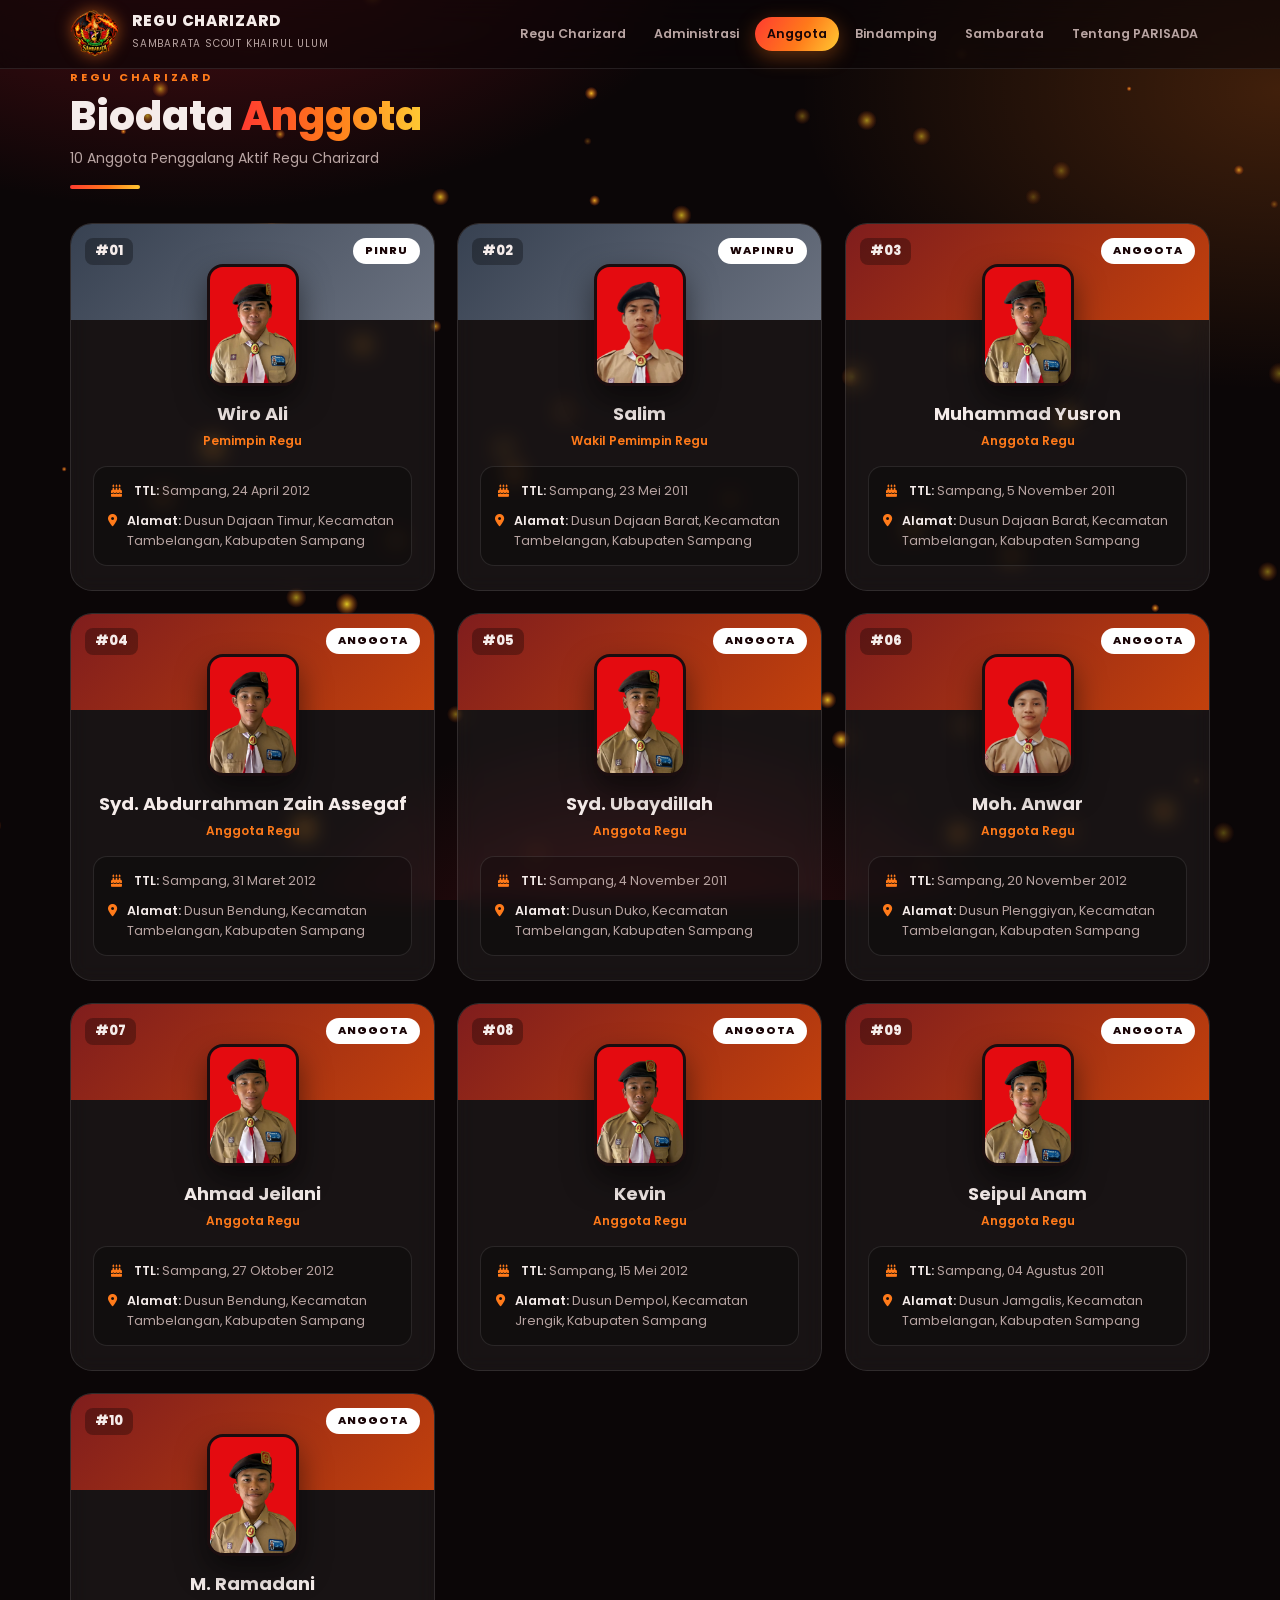
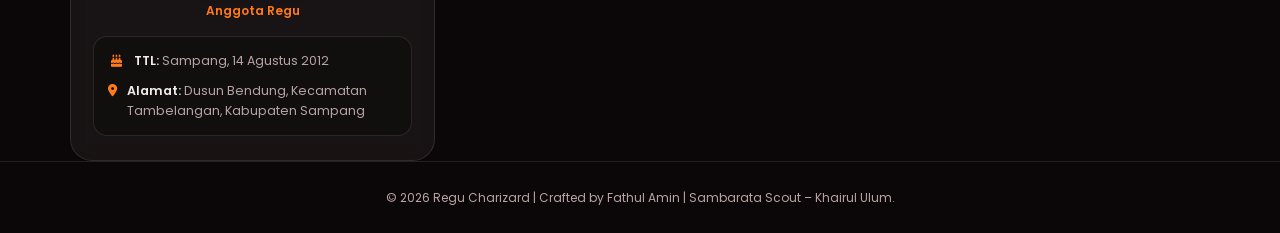
<file: anggota.html>
<!DOCTYPE html>
<html lang="id">

<head>
  <meta charset="UTF-8">
  <meta name="viewport" content="width=device-width, initial-scale=1.0">
  <title>Biodata Anggota - Regu Charizard</title>
  <link rel="preconnect" href="https://fonts.googleapis.com">
  <link rel="preconnect" href="https://fonts.gstatic.com" crossorigin>
  <link href="https://fonts.googleapis.com/css2?family=Poppins:wght@400;500;600;700;800;900&display=swap" rel="stylesheet">
  <link href="https://cdnjs.cloudflare.com/ajax/libs/font-awesome/6.0.0/css/all.min.css" rel="stylesheet">
  <link rel="icon" type="image/png" href="assets/logo.png">
  <link rel="stylesheet" href="assets/style.css">
</head>

<body data-page="anggota.html">
  <main class="wrap">
    <div class="sec-head reveal">
      <div class="eyebrow">Regu Charizard</div>
      <h2>Biodata <span class="grad-text">Anggota</span></h2>
      <p>10 Anggota Penggalang Aktif Regu Charizard</p>
    </div>
    <div class="grid members" id="members"></div>
  </main>

  <script src="assets/app.js"></script>
  <script>
    /* Data Lengkap 10 Anggota Regu Charizard */
    const anggota = [
      { 
        nama: "Wiro Ali", 
        role: "PINRU", 
        jab: "Pemimpin Regu", 
        ttl: "Sampang, 24 April 2012", 
        alamat: "Dusun Dajaan Timur, Kecamatan Tambelangan, Kabupaten Sampang", 
        foto: "assets/ali.png", 
         c: ["#374151", "#6b7280"] 
      },
      { 
        nama: "Salim", 
        role: "WAPINRU", 
        jab: "Wakil Pemimpin Regu", 
        ttl: "Sampang, 23 Mei 2011", 
        alamat: "Dusun Dajaan Barat, Kecamatan Tambelangan, Kabupaten Sampang", 
        foto: "assets/salim.png", 
        c: ["#374151", "#6b7280"] 
      },
      { 
        nama: "Muhammad Yusron", 
        role: "ANGGOTA", 
        jab: "Anggota Regu", 
        ttl: "Sampang, 5 November 2011", 
        alamat: "Dusun Dajaan Barat, Kecamatan Tambelangan, Kabupaten Sampang", 
        foto: "assets/yusron.png", 
        c: ["#7f1d1d", "#c2410c"] 
      },

      { 
        nama: "Syd. Abdurrahman Zain Assegaf", 
        role: "ANGGOTA", 
        jab: "Anggota Regu", 
        ttl: "Sampang, 31 Maret 2012", 
        alamat: "Dusun Bendung, Kecamatan Tambelangan, Kabupaten Sampang", 
        foto: "assets/zain.png", 
        c: ["#7f1d1d", "#c2410c"]
      },
      { 
        nama: "Syd. Ubaydillah", 
        role: "ANGGOTA", 
        jab: "Anggota Regu", 
        ttl: "Sampang, 4 November 2011", 
        alamat: "Dusun Duko, Kecamatan Tambelangan, Kabupaten Sampang", 
        foto: "assets/ubay.png", 
        c: ["#7f1d1d", "#c2410c"]
      },


      { 
        nama: "Moh. Anwar", 
        role: "ANGGOTA", 
        jab: "Anggota Regu", 
        ttl: "Sampang, 20 November 2012", 
        alamat: "Dusun Plenggiyan, Kecamatan Tambelangan, Kabupaten Sampang", 
        foto: "assets/anwar.png", 
        c: ["#7f1d1d", "#c2410c"] 
      },
      { 
        nama: "Ahmad Jeilani", 
        role: "ANGGOTA", 
        jab: "Anggota Regu", 
        ttl: "Sampang, 27 Oktober 2012", 
        alamat: "Dusun Bendung, Kecamatan Tambelangan, Kabupaten Sampang", 
        foto: "assets/ajay.png", 
        c: ["#7f1d1d", "#c2410c"] 
      },
      { 
        nama: "Kevin", 
        role: "ANGGOTA", 
        jab: "Anggota Regu", 
        ttl: "Sampang, 15 Mei 2012", 
        alamat: "Dusun Dempol, Kecamatan Jrengik, Kabupaten Sampang", 
        foto: "assets/kevin.png", 
        c: ["#7f1d1d", "#c2410c"] 
      },
      { 
        nama: "Seipul Anam", 
        role: "ANGGOTA", 
        jab: "Anggota Regu", 
        ttl: "Sampang, 04 Agustus 2011", 
        alamat: "Dusun Jamgalis, Kecamatan Tambelangan, Kabupaten Sampang", 
        foto: "assets/seipul.png", 
        c: ["#7f1d1d", "#c2410c"] 
      },
      { 
        nama: "M. Ramadani", 
        role: "ANGGOTA", 
        jab: "Anggota Regu", 
        ttl: "Sampang, 14 Agustus 2012", 
        alamat: "Dusun Bendung, Kecamatan Tambelangan, Kabupaten Sampang", 
        foto: "assets/dhani.png", 
        c: ["#7f1d1d", "#c2410c"] 
      }
    ];

    /* Render kartu anggota ke HTML */
    document.getElementById("members").innerHTML = anggota.map((a, i) => `
      <article class="glass member reveal" style="--d:${(i % 3) * 100}ms;--c1:${a.c[0]};--c2:${a.c[1]}">
        <div class="top">
          <span class="no">#${String(i + 1).padStart(2, "0")}</span>
          <span class="role">${a.role}</span>
        </div>
        <div class="body">
          <div class="photo">
            ${a.foto ? `<img src="${a.foto}" alt="${a.nama}">` : `<div><i class="fa-solid fa-user"></i><small>FOTO 3x4</small></div>`}
          </div>
          <h3>${a.nama}</h3>
          <span class="sub">${a.jab}</span>
          <div class="info">
            <p><i class="fa-solid fa-cake-candles"></i><span><strong>TTL:</strong> ${a.ttl}</span></p>
            <p><i class="fa-solid fa-location-dot"></i><span><strong>Alamat:</strong> ${a.alamat}</span></p>
          </div>
        </div>
      </article>
    `).join("");

    observeReveals(); 
    bindFx();
  </script>
</body>

</html>
</file>
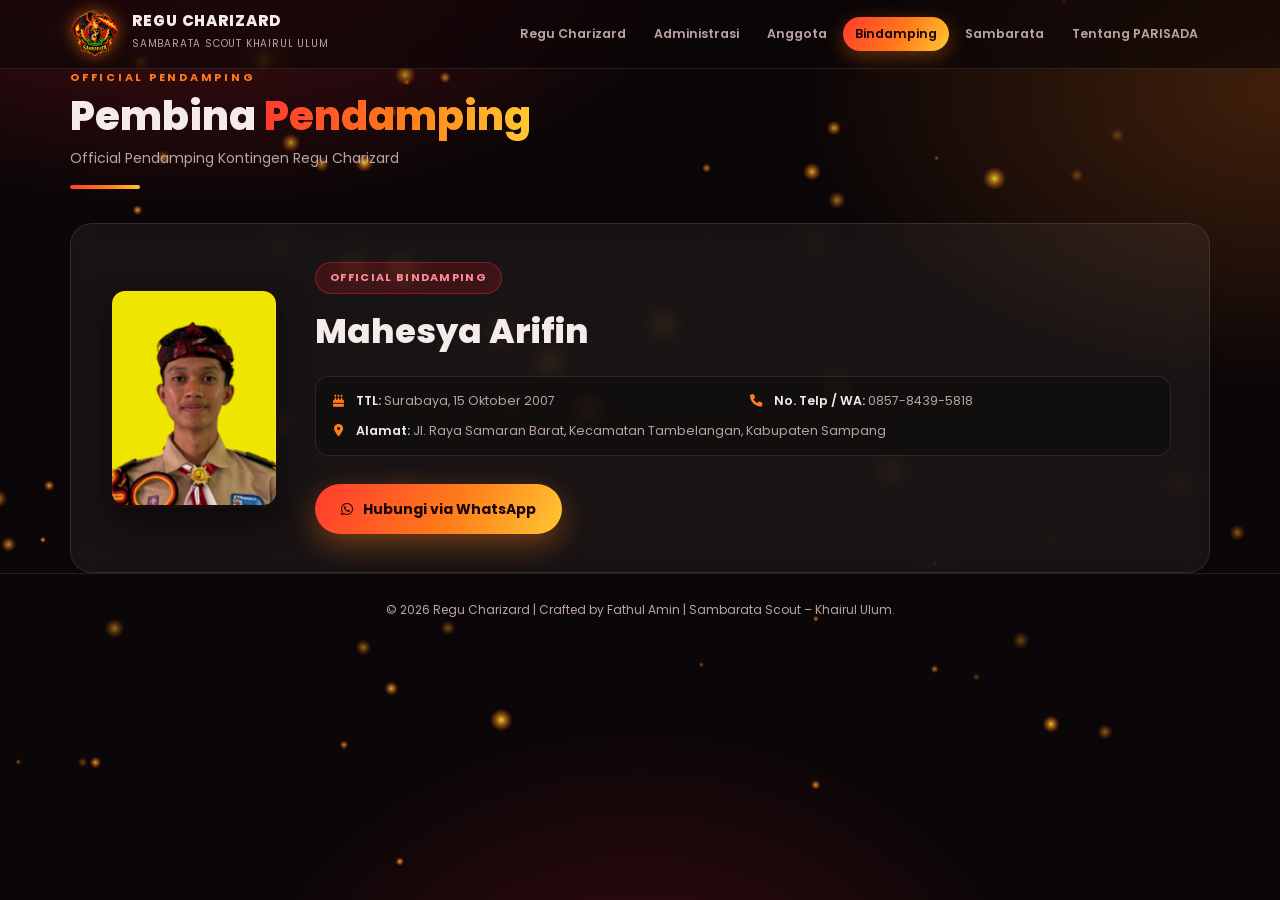
<file: bindamping.html>
<!DOCTYPE html>
<html lang="id">

<head>
  <meta charset="UTF-8">
  <meta name="viewport" content="width=device-width, initial-scale=1.0">
  <title>Bindamping - Regu Charizard</title>
  <link rel="preconnect" href="https://fonts.googleapis.com">
  <link rel="preconnect" href="https://fonts.gstatic.com" crossorigin>
  <link href="https://fonts.googleapis.com/css2?family=Poppins:wght@400;500;600;700;800;900&display=swap"
    rel="stylesheet">
  <link href="https://cdnjs.cloudflare.com/ajax/libs/font-awesome/6.0.0/css/all.min.css" rel="stylesheet">
  <link rel="icon" type="image/png" href="assets/logo.png">
  <link rel="stylesheet" href="assets/style.css">
</head>

<body data-page="bindamping.html">
  <main class="wrap">
    <div class="sec-head reveal">
      <div class="eyebrow">Official Pendamping</div>
      <h2>Pembina <span class="grad-text">Pendamping</span></h2>
      <p>Official Pendamping Kontingen Regu Charizard</p>
    </div>
    <article class="glass profile reveal" data-tilt="off">
      <div class="photo">
        <img src="assets/mahesa.png" alt="Mahesya Arifin">
      </div>
      <div style="width:100%">
        <span class="tag">OFFICIAL BINDAMPING</span>
        <h3>Mahesya Arifin</h3>
        <div class="info cols">
          <p><i class="fa-solid fa-cake-candles"></i><span><strong>TTL:</strong> Surabaya, 15 Oktober 2007</span></p>
          <p><i class="fa-solid fa-phone"></i><span><strong>No. Telp / WA:</strong> 0857-8439-5818</span></p>
          <p class="full"><i class="fa-solid fa-location-dot"></i><span><strong>Alamat:</strong> Jl. Raya Samaran Barat,
              Kecamatan Tambelangan, Kabupaten Sampang</span></p>
        </div>
        <div class="cta"><a class="btn primary" href="https://wa.me/6285784395818" target="_blank" rel="noopener"><i
              class="fa-brands fa-whatsapp"></i> Hubungi via WhatsApp</a></div>
      </div>
    </article>
  </main>
  <script src="assets/app.js"></script>
</body>

</html>
</file>
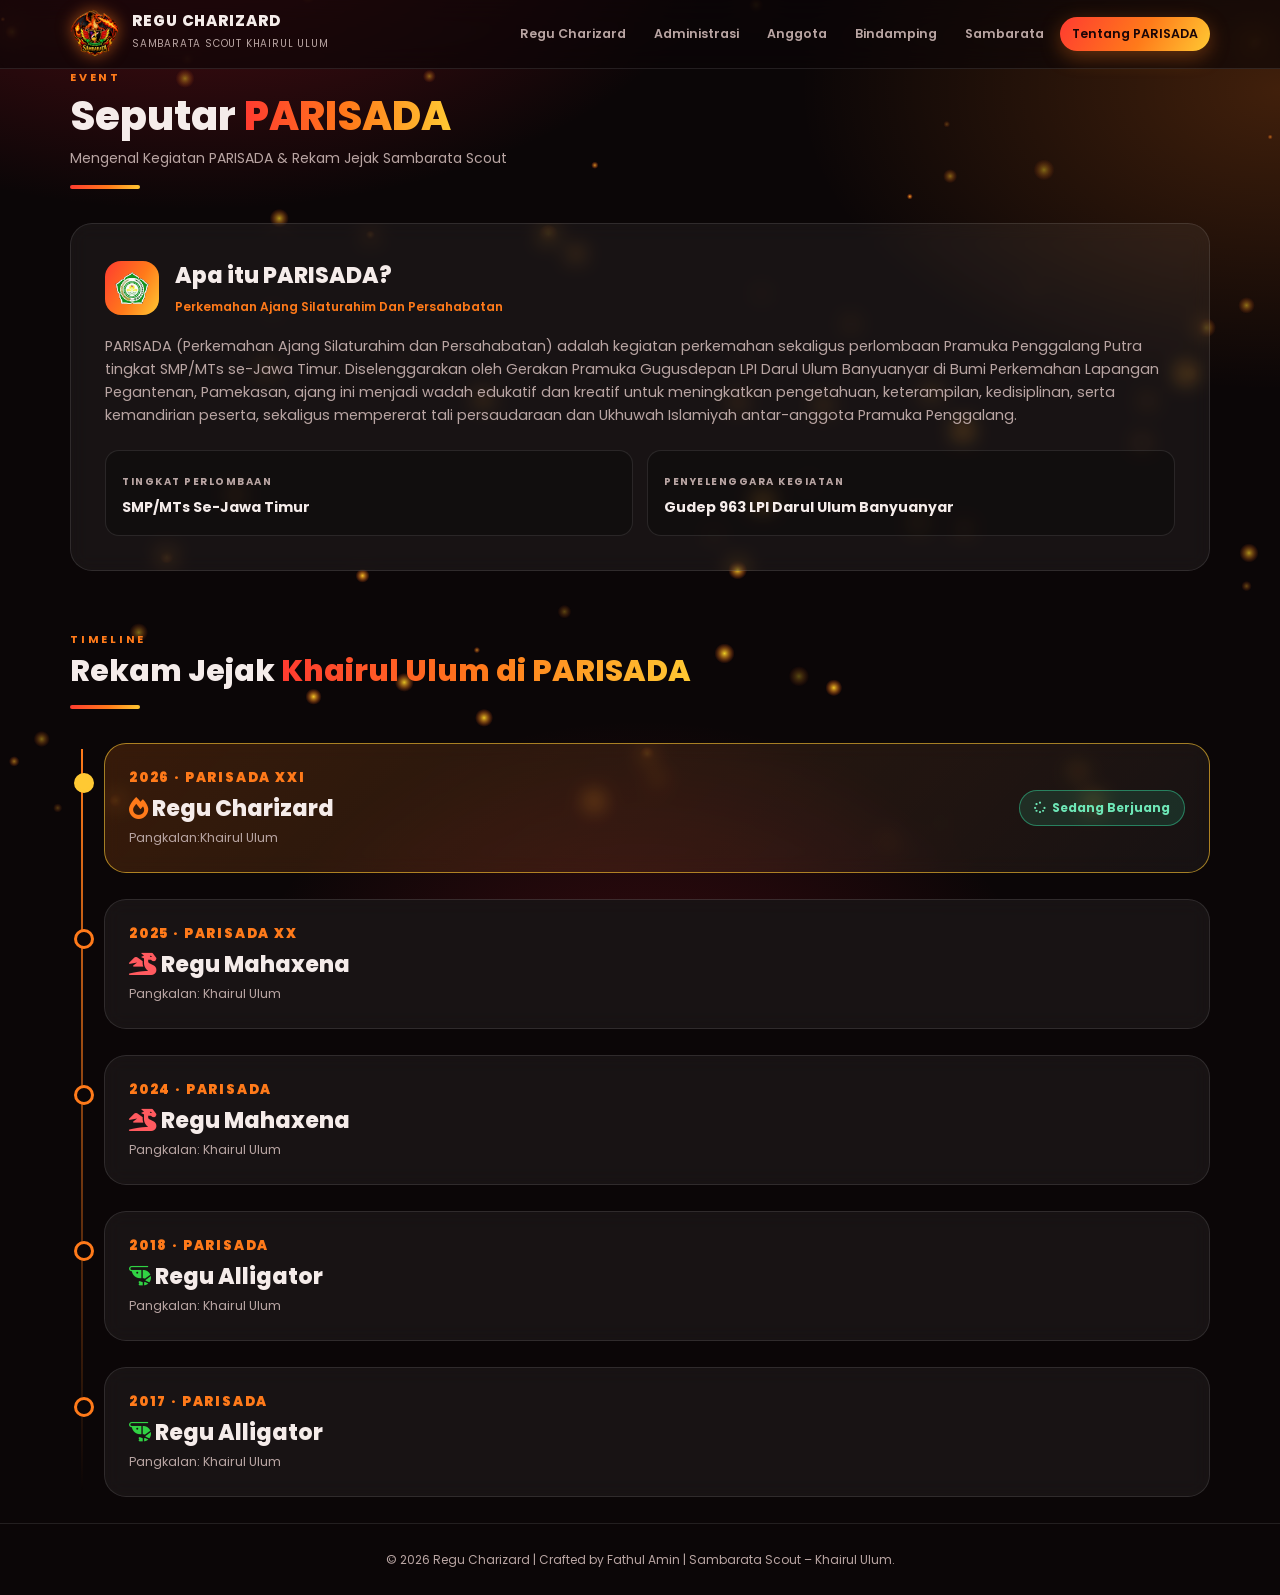
<file: parisada.html>
<!DOCTYPE html>
<html lang="id">
<head>
<meta charset="UTF-8">
<meta name="viewport" content="width=device-width, initial-scale=1.0">
<title>Seputar PARISADA - Regu Charizard</title>
<link rel="preconnect" href="https://fonts.googleapis.com"><link rel="preconnect" href="https://fonts.gstatic.com" crossorigin>
<link href="https://fonts.googleapis.com/css2?family=Poppins:wght@400;500;600;700;800;900&display=swap" rel="stylesheet">
<link href="https://cdnjs.cloudflare.com/ajax/libs/font-awesome/6.0.0/css/all.min.css" rel="stylesheet">
<link rel="icon" type="image/png" href="assets/logo.png">
<link rel="stylesheet" href="assets/style.css">
</head>
<body data-page="parisada.html">
<main class="wrap">
  <div class="sec-head reveal">
    <div class="eyebrow">Event</div>
    <h2>Seputar <span class="grad-text">PARISADA</span></h2>
    <p>Mengenal Kegiatan PARISADA &amp; Rekam Jejak Sambarata Scout</p>
  </div>

  <article class="glass about reveal" data-tilt="off">
    <div class="about-head">
      <div class="ico">
        <img src="assets/parisada.png" alt="Logo parisada" style="width:100%; height:100%; object-fit:contain; padding:6px;">
      </div>
      <div>
        <h3>Apa itu PARISADA?</h3>
        <span>Perkemahan Ajang Silaturahim Dan Persahabatan</span>
      </div>
    </div>
    <p>PARISADA (Perkemahan Ajang Silaturahim dan Persahabatan) adalah kegiatan perkemahan sekaligus perlombaan Pramuka Penggalang Putra tingkat SMP/MTs se-Jawa Timur. 
      Diselenggarakan oleh Gerakan Pramuka Gugusdepan LPI Darul Ulum Banyuanyar di Bumi Perkemahan Lapangan Pegantenan, Pamekasan, ajang ini menjadi wadah edukatif dan kreatif 
      untuk meningkatkan pengetahuan, keterampilan, kedisiplinan, serta kemandirian peserta, sekaligus mempererat tali persaudaraan dan Ukhuwah Islamiyah antar-anggota Pramuka Penggalang.</p>
    <div class="grid facts">
      <div class="fact"><small>Tingkat Perlombaan</small><b>SMP/MTs Se-Jawa Timur</b></div>
      <div class="fact"><small>Penyelenggara Kegiatan</small><b>Gudep 963 LPI Darul Ulum Banyuanyar</b></div>
    </div>
  </article>

  <div class="sec-head" style="margin-top:60px">
    <div class="eyebrow">Timeline</div>
    <h2 style="font-size:clamp(22px,3vw,30px)">Rekam Jejak <span class="grad-text">Khairul Ulum di PARISADA</span></h2>
  </div>

  <div class="timeline">
    <!-- 2026 - Regu Saat Ini -->
    <div class="tl now reveal">
      <div class="glass">
        <div>
          <div class="year">2026 · PARISADA XXI</div>
          <h4><i class="fa-solid fa-fire" style="color:var(--orange)"></i> Regu Charizard</h4>
          <div class="meta">Pangkalan:Khairul Ulum</div>
        </div>
        <div class="chips"><span class="chip live"><i class="fa-solid fa-spinner"></i>Sedang Berjuang</span></div>
      </div>
    </div>

    <!-- 2024 - Regu Sebelumnya -->
    <div class="tl reveal">
      <div class="glass">
        <div>
          <div class="year">2025 · PARISADA XX</div>
          <h4><i class="fa-solid fa-dragon" style="color:#ff5a5f"></i> Regu Mahaxena</h4>
          <div class="meta">Pangkalan: Khairul Ulum</div>
        </div>
      </div>
    </div>

    <div class="tl reveal">
      <div class="glass">
        <div>
          <div class="year">2024 · PARISADA</div>
          <h4><i class="fa-solid fa-dragon" style="color:#ff5a5f"></i> Regu Mahaxena</h4>
          <div class="meta">Pangkalan: Khairul Ulum</div>
        </div>
      </div>
    </div>

    <div class="tl reveal">
      <div class="glass">
        <div>
          <div class="year">2018 · PARISADA</div>
          <h4><i class="fa-solid fa-shrimp" style="color:#31d344"></i> Regu Alligator</h4>
          <div class="meta">Pangkalan: Khairul Ulum</div>
        </div>
      </div>
    </div>

    <div class="tl reveal">
      <div class="glass">
        <div>
          <div class="year">2017 · PARISADA</div>
          <h4><i class="fa-solid fa-shrimp" style="color:#31d344"></i> Regu Alligator</h4>
          <div class="meta">Pangkalan: Khairul Ulum</div>
        </div>
      </div>
    </div>


</main>

<script src="assets/app.js"></script>
</body>
</html>
</file>
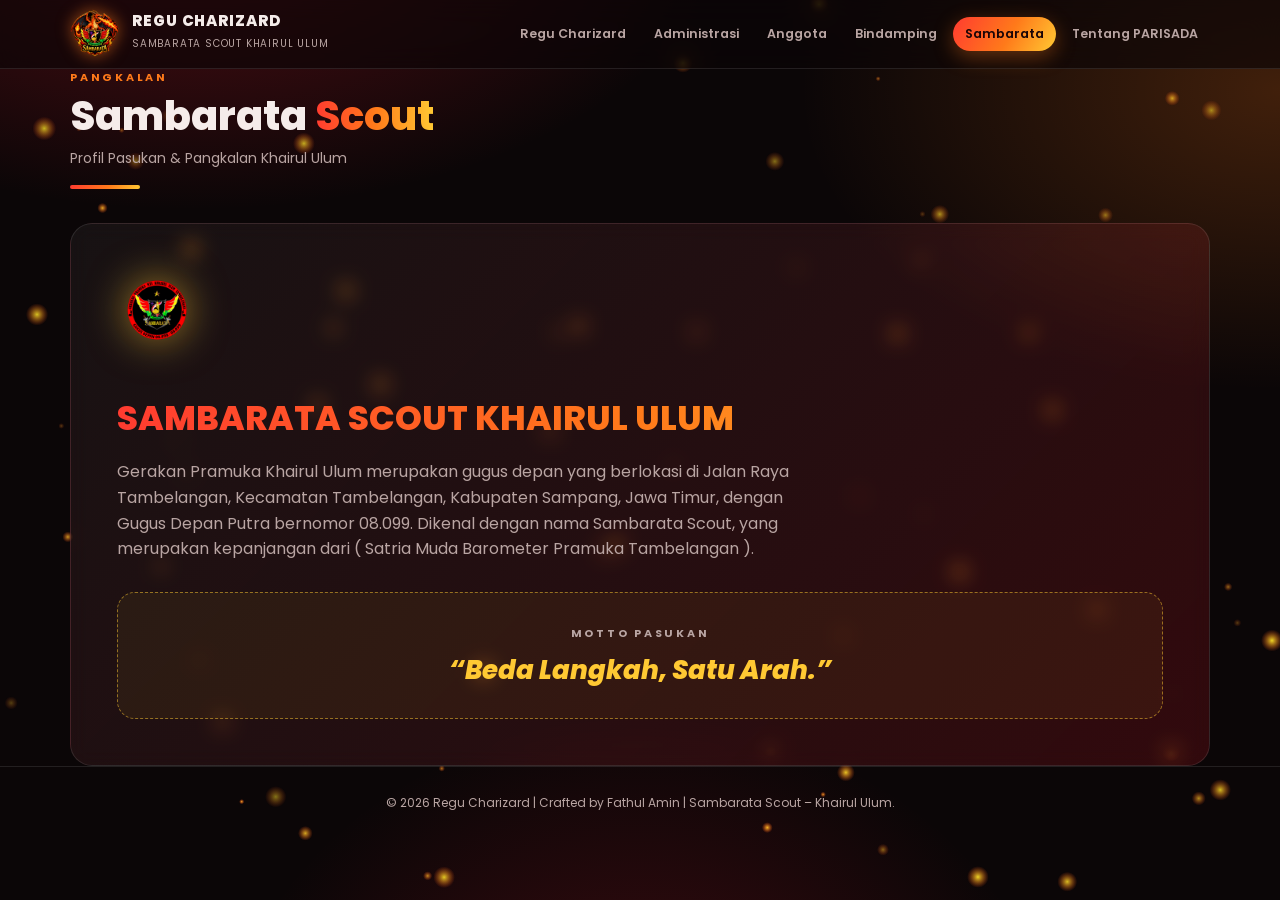
<file: sambarata.html>
<!DOCTYPE html>
<html lang="id">
<head>
<meta charset="UTF-8">
<meta name="viewport" content="width=device-width, initial-scale=1.0">
<title>Sambarata Scout - Regu Charizard</title>
<link rel="preconnect" href="https://fonts.googleapis.com"><link rel="preconnect" href="https://fonts.gstatic.com" crossorigin>
<link href="https://fonts.googleapis.com/css2?family=Poppins:wght@400;500;600;700;800;900&display=swap" rel="stylesheet">
<link href="https://cdnjs.cloudflare.com/ajax/libs/font-awesome/6.0.0/css/all.min.css" rel="stylesheet">
<link rel="icon" type="image/png" href="assets/logo.png">
<link rel="stylesheet" href="assets/style.css">
</head>
<body data-page="sambarata.html">
<main class="wrap">
  <div class="sec-head reveal"><div class="eyebrow">Pangkalan</div><h2>Sambarata <span class="grad-text">Scout</span></h2><p>Profil Pasukan &amp; Pangkalan Khairul Ulum</p></div>
  <article class="glass banner reveal" data-tilt="off">
   <div class="shield">
  <img src="assets/penggalang.png" alt="Logo Sambarata" style="width:80px; height:80px; object-fit:contain;">
</div>
    <h3 class="grad-text">SAMBARATA SCOUT KHAIRUL ULUM</h3>
    <p>Gerakan Pramuka Khairul Ulum merupakan gugus depan yang berlokasi di Jalan Raya Tambelangan, Kecamatan Tambelangan, Kabupaten Sampang, Jawa Timur,
       dengan Gugus Depan Putra bernomor 08.099. Dikenal dengan nama Sambarata Scout, yang merupakan kepanjangan dari ( Satria Muda Barometer Pramuka Tambelangan ).</p>
    <div class="motto"><small>MOTTO PASUKAN</small><q>Beda Langkah, Satu Arah.</q></div>
  </article>
</main>
<script src="assets/app.js"></script></body></html>
</file>
<file: assets/style.css>
:root{
  --bg:#0b0607; --bg2:#150a0c; --card:rgba(255,255,255,.055); --line:rgba(255,255,255,.1);
  --red:#e11d2e; --orange:#ff7a1a; --yellow:#ffc933; --text:#f5ecea; --muted:#b9a5a3;
  --grad:linear-gradient(120deg,#ff3b30,#ff7a1a 55%,#ffc933);
}
*{box-sizing:border-box;margin:0;padding:0}
html{scroll-behavior:smooth}
body{font-family:'Poppins',system-ui,sans-serif;background:var(--bg);color:var(--text);min-height:100vh;overflow-x:hidden;line-height:1.6}
body::before{content:"";position:fixed;inset:0;z-index:-2;
  background:radial-gradient(900px 500px at 15% -10%,rgba(225,29,46,.35),transparent 60%),
             radial-gradient(800px 500px at 100% 10%,rgba(255,122,26,.22),transparent 60%),
             radial-gradient(700px 600px at 50% 120%,rgba(225,29,46,.25),transparent 60%),var(--bg)}
#embers{position:fixed;inset:0;z-index:-1;pointer-events:none}
a{color:inherit;text-decoration:none}
.wrap{max-width:1180px;margin:0 auto;padding:0 20px}
.grad-text{background-image:linear-gradient(90deg,#ff3b30,#ff7a1a,#ffc933,#ff7a1a,#ff3b30);-webkit-background-clip:text;background-clip:text;color:transparent;background-size:200% auto;animation:shine 5s linear infinite}
@keyframes shine{to{background-position:200% center}}

/* progress bar */
#progress{position:fixed;top:0;left:0;height:3px;width:0;background:var(--grad);z-index:100;box-shadow:0 0 12px var(--orange)}

/* page transition */
.curtain{position:fixed;inset:0;background:var(--bg);z-index:200;pointer-events:none;animation:curtainOut .7s .05s cubic-bezier(.7,0,.2,1) forwards;transform-origin:top}
.curtain::after{content:"🔥";position:absolute;inset:0;display:grid;place-items:center;font-size:56px;animation:pulse .6s ease}
@keyframes curtainOut{to{transform:scaleY(0)}}
@keyframes pulse{0%{transform:scale(.6);opacity:0}50%{opacity:1}100%{transform:scale(1.2);opacity:0}}
.curtain.leave{animation:curtainIn .4s cubic-bezier(.7,0,.2,1) forwards;transform-origin:bottom;transform:scaleY(0)}
@keyframes curtainIn{to{transform:scaleY(1)}}

/* HEADER & NAVBAR NAVIGATION */
header.nav{position:sticky;top:0;z-index:90;backdrop-filter:blur(14px);background:rgba(11,6,7,.65);border-bottom:1px solid var(--line)}
.nav .wrap{display:flex;align-items:center;justify-content:space-between;height:68px;position:relative}
.brand{display:flex;align-items:center;gap:12px}
.logo{width:50px;height:50px;background:none;padding:0;border-radius:0;animation:none;box-shadow:none}
.logo img{width:100%;height:100%;object-fit:contain;display:block;filter:drop-shadow(0 0 8px rgba(255,122,26,.6));transition:transform .4s}
.brand:hover .logo img{transform:scale(1.12) rotate(-4deg)}
.brand b{display:block;font-weight:800;letter-spacing:.06em;font-size:15px;line-height:1.1}
.brand small{font-size:10px;color:var(--muted);letter-spacing:.08em}

/* Menu Tampilan Laptop (Desktop) */
.menu {
  display: flex;
  gap: 4px;
  align-items: center;
}

.menu a {
  white-space: nowrap;
  padding: 7px 12px;
  border-radius: 999px;
  font-size: 12.5px;
  font-weight: 600;
  color: var(--muted);
  transition: .25s;
}

.menu a:hover {
  color: #fff;
  background: rgba(255,255,255,.07);
}

.menu a.active {
  color: #1a0507;
  background: var(--grad);
  box-shadow: 0 6px 20px rgba(255,122,26,.35);
}

/* Sembunyikan Tombol Burger di Layar Laptop */
#burger {
  display: none !important;
  background: none;
  border: 1px solid var(--line);
  color: #fff;
  width: 42px;
  height: 42px;
  border-radius: 12px;
  font-size: 18px;
  cursor: pointer;
}

/* Tampilan Responsif Layar HP & Tablet (< 880px) */
@media (max-width: 880px) {
  /* Munculkan Tombol Garis 3 (Burger) di HP */
  #burger {
    display: flex !important;
    align-items: center;
    justify-content: center;
  }

  /* Menu Dropdown Tersembunyi di HP Sebelum Diklik */
  .menu {
    position: absolute;
    top: 74px;
    left: 16px;
    right: 16px;
    flex-direction: column;
    background: rgba(20, 10, 12, 0.98);
    border: 1px solid var(--line);
    border-radius: 18px;
    padding: 10px;
    opacity: 0;
    transform: translateY(-10px) scale(.98);
    pointer-events: none;
    transition: .25s;
    box-shadow: 0 10px 30px rgba(0,0,0,0.5);
  }

  /* Menu Terbuka Saat Tombol Garis 3 Diklik */
  .menu.open {
    opacity: 1;
    transform: none;
    pointer-events: auto;
  }

  .menu a {
    padding: 12px 16px;
    border-radius: 12px;
    width: 100%;
    text-align: left;
  }
}

main{padding:72px 0 90px}
.sec-head{margin-bottom:34px}
.sec-head .eyebrow{font-size:11px;font-weight:700;letter-spacing:.25em;color:var(--orange);text-transform:uppercase}
.sec-head h2{font-size:clamp(26px,4vw,40px);font-weight:800;line-height:1.15;margin-top:6px}
.sec-head p{color:var(--muted);font-size:14px;margin-top:8px;max-width:620px}
.sec-head::after{content:"";display:block;width:70px;height:4px;border-radius:4px;background:var(--grad);margin-top:16px;animation:grow 1s ease both}
@keyframes grow{from{width:0}}

/* glass card + glow follow */
.glass{position:relative;background:var(--card);border:1px solid var(--line);border-radius:22px;backdrop-filter:blur(10px);overflow:hidden;
  transition:transform .25s ease,border-color .3s,box-shadow .3s;transform-style:preserve-3d;will-change:transform}
.glass::before{content:"";position:absolute;inset:0;background:radial-gradient(380px circle at var(--mx,50%) var(--my,0%),rgba(255,122,26,.22),transparent 45%);opacity:0;transition:opacity .3s;pointer-events:none}
.glass:hover{border-color:rgba(255,122,26,.5);box-shadow:0 20px 50px -15px rgba(225,29,46,.45)}
.glass:hover::before{opacity:1}

/* reveal */
.reveal{opacity:0;transform:translateY(34px) scale(.97);transition:opacity .8s cubic-bezier(.2,.7,.2,1),transform .8s cubic-bezier(.2,.7,.2,1);transition-delay:var(--d,0ms)}
.reveal.in{opacity:1;transform:none}

/* HERO */
.hero{position:relative;padding:70px 0 40px;display:grid;grid-template-columns:1.2fr .8fr;gap:30px;align-items:center}
.badge{display:inline-flex;align-items:center;gap:8px;font-size:11px;font-weight:700;letter-spacing:.18em;padding:8px 16px;border-radius:999px;border:1px solid rgba(255,201,51,.4);color:var(--yellow);background:rgba(255,201,51,.08)}
.badge i{width:8px;height:8px;border-radius:50%;background:var(--yellow);animation:blink 1.4s infinite}
@keyframes blink{50%{opacity:.2}}
.hero h1{font-size:clamp(44px,8vw,92px);line-height:.98;font-weight:900;letter-spacing:-.02em;margin:20px 0 18px}
.hero p.lead{color:var(--muted);max-width:520px;font-size:16px}
.cta{display:flex;gap:12px;flex-wrap:wrap;margin-top:28px}
.btn{display:inline-flex;align-items:center;gap:10px;padding:14px 26px;border-radius:999px;font-weight:700;font-size:14px;transition:.25s;position:relative;overflow:hidden}
.btn.primary{background:var(--grad);color:#1a0507;box-shadow:0 10px 30px rgba(255,122,26,.4)}
.btn.primary:hover{transform:translateY(-3px) scale(1.03);box-shadow:0 16px 40px rgba(255,122,26,.55)}
.btn.ghost{border:1px solid var(--line);background:rgba(255,255,255,.05)}
.btn.ghost:hover{background:rgba(255,255,255,.12);transform:translateY(-3px)}
.btn::after{content:"";position:absolute;top:0;left:-120%;width:60%;height:100%;background:linear-gradient(100deg,transparent,rgba(255,255,255,.5),transparent);transform:skewX(-20deg);animation:sweep 3.5s infinite}
@keyframes sweep{to{left:160%}}

.orb{position:relative;aspect-ratio:1;max-width:420px;margin:auto;display:grid;place-items:center;width:100%}
.orb .core{font-size:clamp(110px,18vw,190px);filter:drop-shadow(0 0 40px rgba(255,122,26,.8));animation:float 4s ease-in-out infinite;z-index:2}
.orb .ring{position:absolute;border-radius:50%;border:1px dashed rgba(255,122,26,.45);animation:spin 18s linear infinite}
.orb .r1{inset:6%}.orb .r2{inset:-4%;border-color:rgba(255,201,51,.3);animation-duration:28s;animation-direction:reverse}
.orb .ring::after{content:"";position:absolute;top:-6px;left:50%;width:12px;height:12px;border-radius:50%;background:var(--yellow);box-shadow:0 0 16px var(--yellow)}
.orb .glow{position:absolute;inset:15%;border-radius:50%;background:radial-gradient(circle,rgba(255,90,20,.55),transparent 65%);filter:blur(20px);animation:breathe 3s ease-in-out infinite}
@keyframes float{50%{transform:translateY(-18px) rotate(-3deg)}}
@keyframes spin{to{transform:rotate(360deg)}}
@keyframes breathe{50%{transform:scale(1.25);opacity:.7}}

.stats{display:grid;grid-template-columns:repeat(4,1fr);gap:16px;margin-top:30px}
.stat{padding:24px;text-align:center}
.stat .num{font-size:40px;font-weight:900;line-height:1}
.stat .lbl{font-size:11px;letter-spacing:.15em;text-transform:uppercase;color:var(--muted);margin-top:8px}
.stat i{color:var(--orange);font-size:20px;margin-bottom:10px;display:block}
@media(max-width:820px){.hero{grid-template-columns:1fr;text-align:center;padding-top:30px}.hero p.lead{margin:auto}.cta{justify-content:center}.orb{max-width:260px;order:-1}.stats{grid-template-columns:repeat(2,1fr)}}

.marquee{overflow:hidden;margin-top:60px;border-block:1px solid var(--line);padding:16px 0;mask-image:linear-gradient(90deg,transparent,#000 12%,#000 88%,transparent)}
.marquee div{display:flex;gap:50px;width:max-content;animation:scroll 28s linear infinite;font-weight:800;letter-spacing:.2em;font-size:14px;color:var(--muted);white-space:nowrap}
.marquee span b{color:var(--orange);margin-right:50px}
@keyframes scroll{to{transform:translateX(-50%)}}

/* MEMBERS */
.grid{display:grid;gap:22px}
.members{grid-template-columns:repeat(auto-fill,minmax(285px,1fr))}
.member .top{height:96px;padding:14px;display:flex;justify-content:space-between;align-items:flex-start;background:linear-gradient(135deg,var(--c1,#e11d2e),var(--c2,#ff7a1a))}
.member .no{font-weight:800;font-size:13px;background:rgba(0,0,0,.3);padding:3px 10px;border-radius:8px}
.member .role{font-weight:800;font-size:11px;letter-spacing:.1em;background:#fff;color:#1a0507;padding:4px 12px;border-radius:999px}
.member .body{padding:0 22px 24px;margin-top:-56px;position:relative}
.photo{width:92px;height:122px;margin:0 auto;border-radius:16px;border:3px solid #1a0d0f;background:linear-gradient(160deg,#3a1418,#1b0a0c);display:grid;place-items:center;color:var(--muted);font-size:30px;box-shadow:0 14px 30px rgba(0,0,0,.5);overflow:hidden;position:relative}
.photo img{width:100%;height:100%;object-fit:cover}
.photo small{font-size:10px;display:block;text-align:center;letter-spacing:.1em}
.member h3{text-align:center;font-size:18px;font-weight:700;margin-top:14px}
.member .sub{display:block;text-align:center;font-size:12px;color:var(--orange);font-weight:600;margin-top:2px}
.info{margin-top:16px;padding:14px;border-radius:14px;background:rgba(0,0,0,.25);border:1px solid var(--line);font-size:12.5px;color:var(--muted);display:grid;gap:10px}
.info p{display:flex;gap:10px}.info i{color:var(--orange);width:16px;margin-top:4px;text-align:center}.info strong{color:var(--text);font-weight:600}
.member.empty{opacity:.75}.member.empty h3{color:var(--muted)}

/* BINDAMPING */
.profile{display:grid;grid-template-columns:auto 1fr;gap:36px;padding:38px;align-items:center}
.profile .photo{width:170px;height:220px;margin:0;font-size:50px}
.profile h3{font-size:clamp(24px,4vw,34px);font-weight:800;margin:10px 0 18px}
.tag{display:inline-block;font-size:11px;font-weight:700;letter-spacing:.12em;padding:6px 14px;border-radius:999px;background:rgba(225,29,46,.18);border:1px solid rgba(225,29,46,.5);color:#ff8b94}
.info.cols{grid-template-columns:1fr 1fr}.info.cols .full{grid-column:1/-1}
@media(max-width:700px){.profile{grid-template-columns:1fr;text-align:center;justify-items:center;padding:26px}.info.cols{grid-template-columns:1fr;text-align:left}}

/* SAMBARATA */
.banner{padding:46px;background:linear-gradient(135deg,rgba(255,255,255,.05),rgba(225,29,46,.18))}
.banner .shield{font-size:60px;display:inline-block;animation:float 4s ease-in-out infinite;filter:drop-shadow(0 0 20px rgba(255,201,51,.6))}
.banner h3{font-size:clamp(22px,4vw,34px);font-weight:800;margin:14px 0}
.banner p{color:var(--muted);max-width:680px}
.motto{margin-top:30px;padding:26px;text-align:center;border-radius:18px;border:1px dashed rgba(255,201,51,.5);background:rgba(255,201,51,.06)}
.motto small{letter-spacing:.25em;font-size:11px;color:var(--muted);font-weight:700}
.motto q{display:block;font-size:clamp(18px,3vw,26px);font-style:italic;font-weight:800;margin-top:6px;color:var(--yellow);quotes:"“" "”"}
.pillars{grid-template-columns:repeat(auto-fit,minmax(220px,1fr));margin-top:26px}
.pillar{padding:26px}.pillar i{font-size:26px;color:var(--orange);margin-bottom:12px;display:block}.pillar h4{font-weight:700}.pillar p{font-size:13px;color:var(--muted)}

/* PARISADA */
.about{padding:34px}
.about .ico{width:54px;height:54px;border-radius:16px;background:var(--grad);display:grid;place-items:center;font-size:22px;color:#1a0507}
.about-head{display:flex;gap:16px;align-items:center;margin-bottom:16px}
.about-head h3{font-size:22px;font-weight:800}.about-head span{font-size:12px;color:var(--orange);font-weight:600}
.about p{color:var(--muted);font-size:14.5px}
.facts{grid-template-columns:repeat(auto-fit,minmax(210px,1fr));margin-top:22px;gap:14px}
.fact{padding:16px;border-radius:14px;background:rgba(0,0,0,.25);border:1px solid var(--line)}
.fact small{font-size:10px;letter-spacing:.15em;text-transform:uppercase;color:var(--muted);font-weight:700}.fact b{display:block;font-size:14px;margin-top:4px}
.timeline{position:relative;margin-top:20px;padding-left:34px}
.timeline::before{content:"";position:absolute;left:11px;top:6px;bottom:6px;width:2px;background:linear-gradient(var(--orange),rgba(255,122,26,0));}
.tl{position:relative;margin-bottom:26px}
.tl::before{content:"";position:absolute;left:-30px;top:30px;width:14px;height:14px;border-radius:50%;background:var(--bg);border:3px solid var(--orange)}
.tl.now::before{background:var(--yellow);border-color:var(--yellow);animation:ring 2s infinite;box-shadow:0 0 0 0 rgba(255,201,51,.6)}
.tl .glass{padding:24px;display:flex;justify-content:space-between;gap:20px;flex-wrap:wrap;align-items:center}
.tl.now .glass{border-color:rgba(255,201,51,.6);background:linear-gradient(135deg,rgba(255,122,26,.18),rgba(255,255,255,.05))}
.year{font-weight:900;font-size:13px;letter-spacing:.14em;color:var(--orange)}
.tl h4{font-size:22px;font-weight:800;margin:2px 0}
.tl .meta{font-size:12.5px;color:var(--muted)}
.chips{display:flex;gap:8px;flex-wrap:wrap}
.chip{font-size:12px;font-weight:700;padding:7px 14px;border-radius:999px;border:1px solid var(--line);background:rgba(255,255,255,.06)}
.chip.gold{background:rgba(255,201,51,.14);border-color:rgba(255,201,51,.5);color:var(--yellow)}
.chip.red{background:rgba(225,29,46,.16);border-color:rgba(225,29,46,.5);color:#ff8b94}
.chip.blue{background:rgba(70,140,255,.14);border-color:rgba(70,140,255,.45);color:#9cc2ff}
.chip.live{background:rgba(52,211,153,.14);border-color:rgba(52,211,153,.5);color:#6ee7b7}
.chip .fa-spinner{animation:spin 1s linear infinite;margin-right:6px}

footer{border-top:1px solid var(--line);padding:26px 0;text-align:center;color:var(--muted);font-size:12px}
@media(prefers-reduced-motion:reduce){*{animation-duration:.01ms!important;animation-iteration-count:1!important;transition-duration:.01ms!important}.reveal{opacity:1;transform:none}}

.orb .core.logo-hero{width:100%;height:auto;aspect-ratio:1;object-fit:contain;font-size:0;
  mask-image:radial-gradient(closest-side,#000 82%,transparent 100%);-webkit-mask-image:radial-gradient(closest-side,#000 82%,transparent 100%);
  filter:drop-shadow(0 0 30px rgba(255,122,26,.6))}

  /* Teks Petunjuk Khusus Layar HP */
.mobile-menu-hint {
  display: none;
}

@media (max-width: 880px) {
  .mobile-menu-hint {
    display: flex;
    align-items: center;
    gap: 10px;
    margin-top: 18px;
    font-size: 12px;
    color: var(--yellow);
    background: rgba(255, 201, 51, 0.08);
    border: 1px dashed rgba(254, 0, 0, 0.989);
    padding: 10px 14px;
    border-radius: 12px;
    line-height: 1.5;
    text-align: left;
  }
  
  .mobile-menu-hint i {
    color: var(--orange);
    font-size: 15px;
    flex-shrink: 0;
  }
}
</file>
